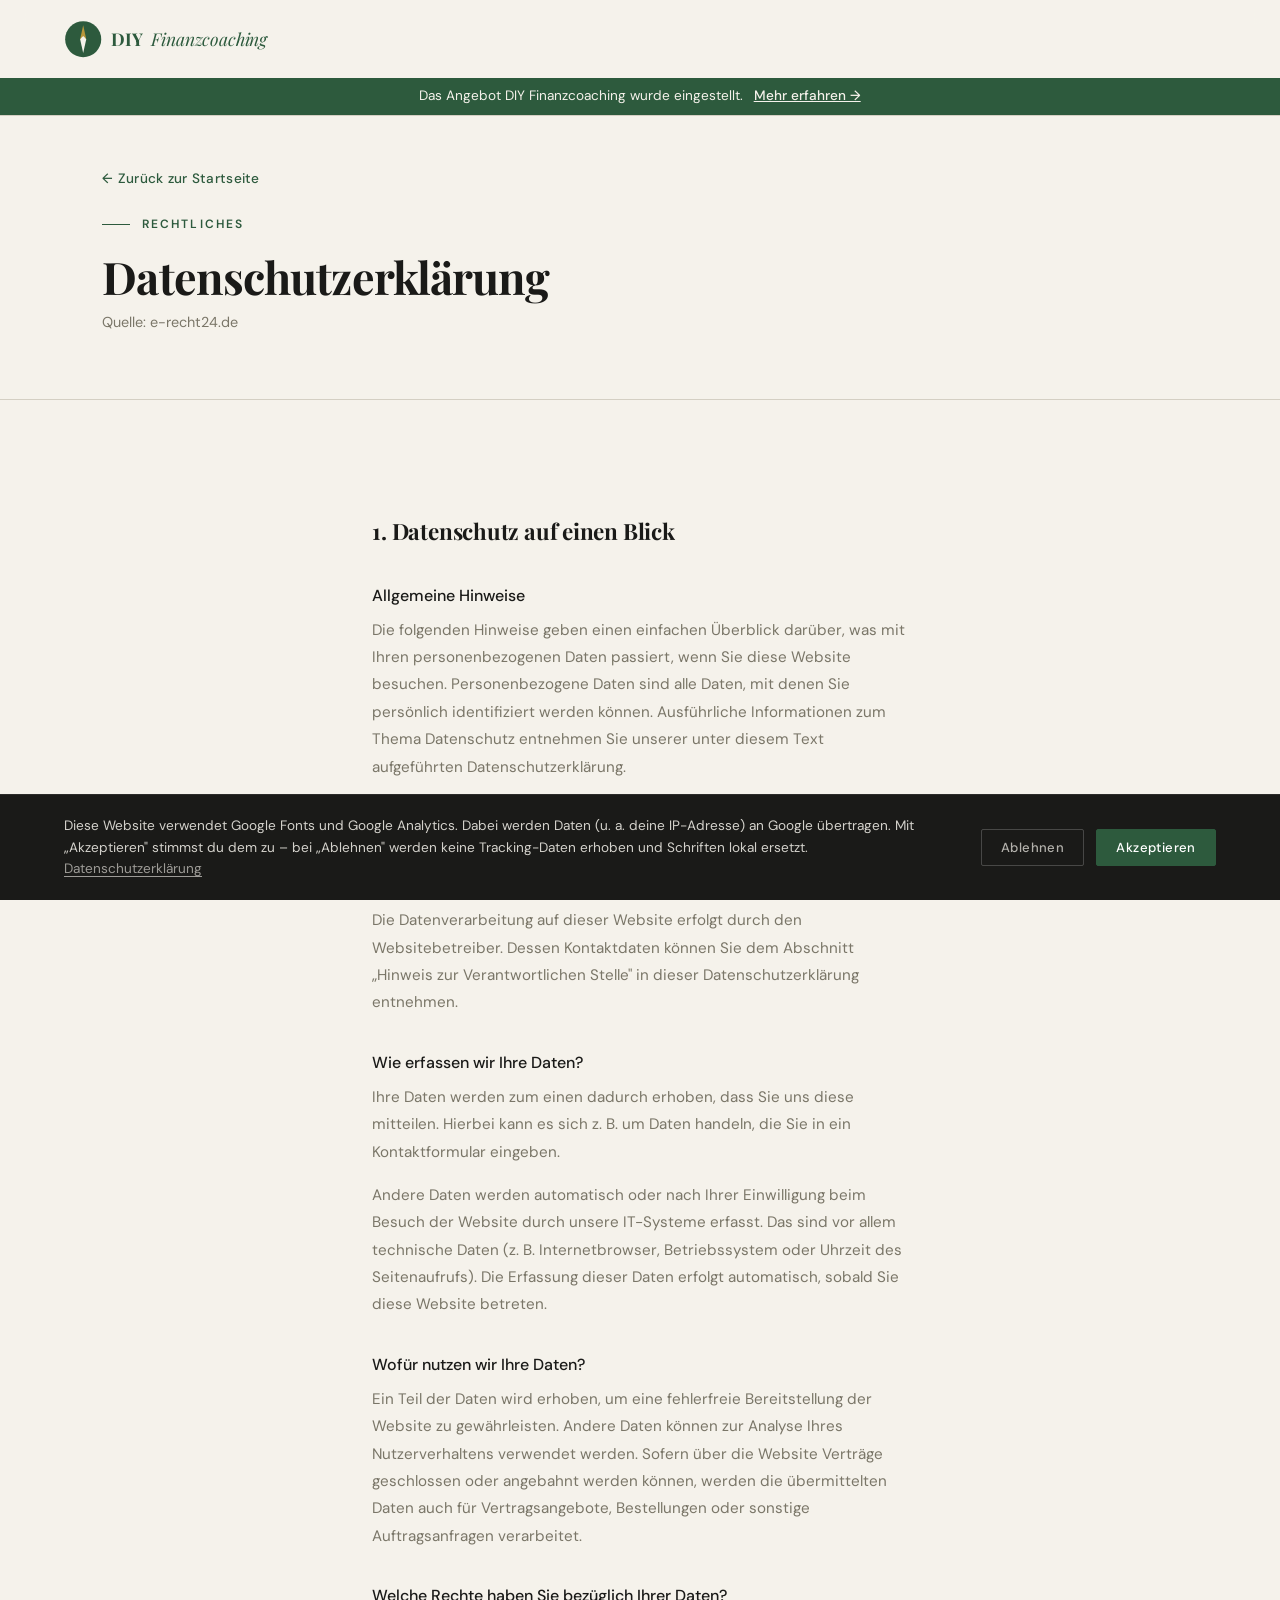
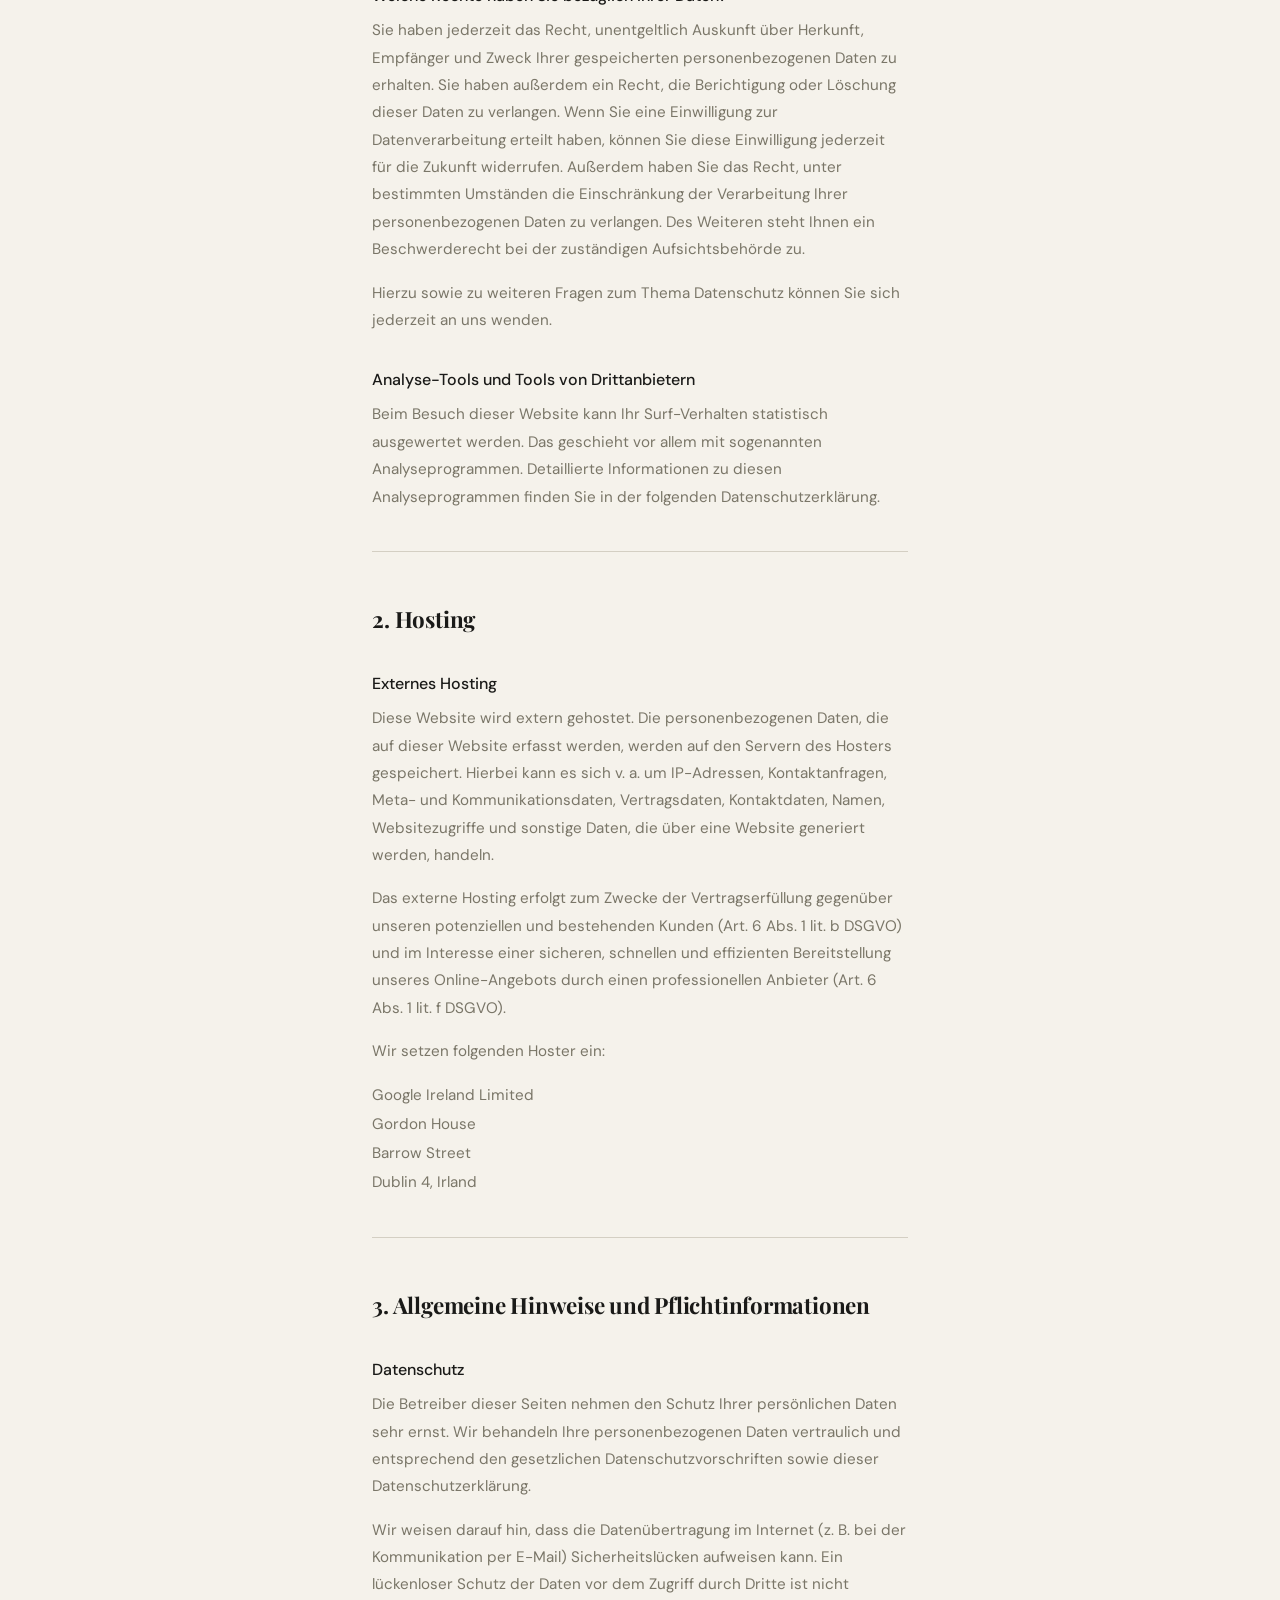
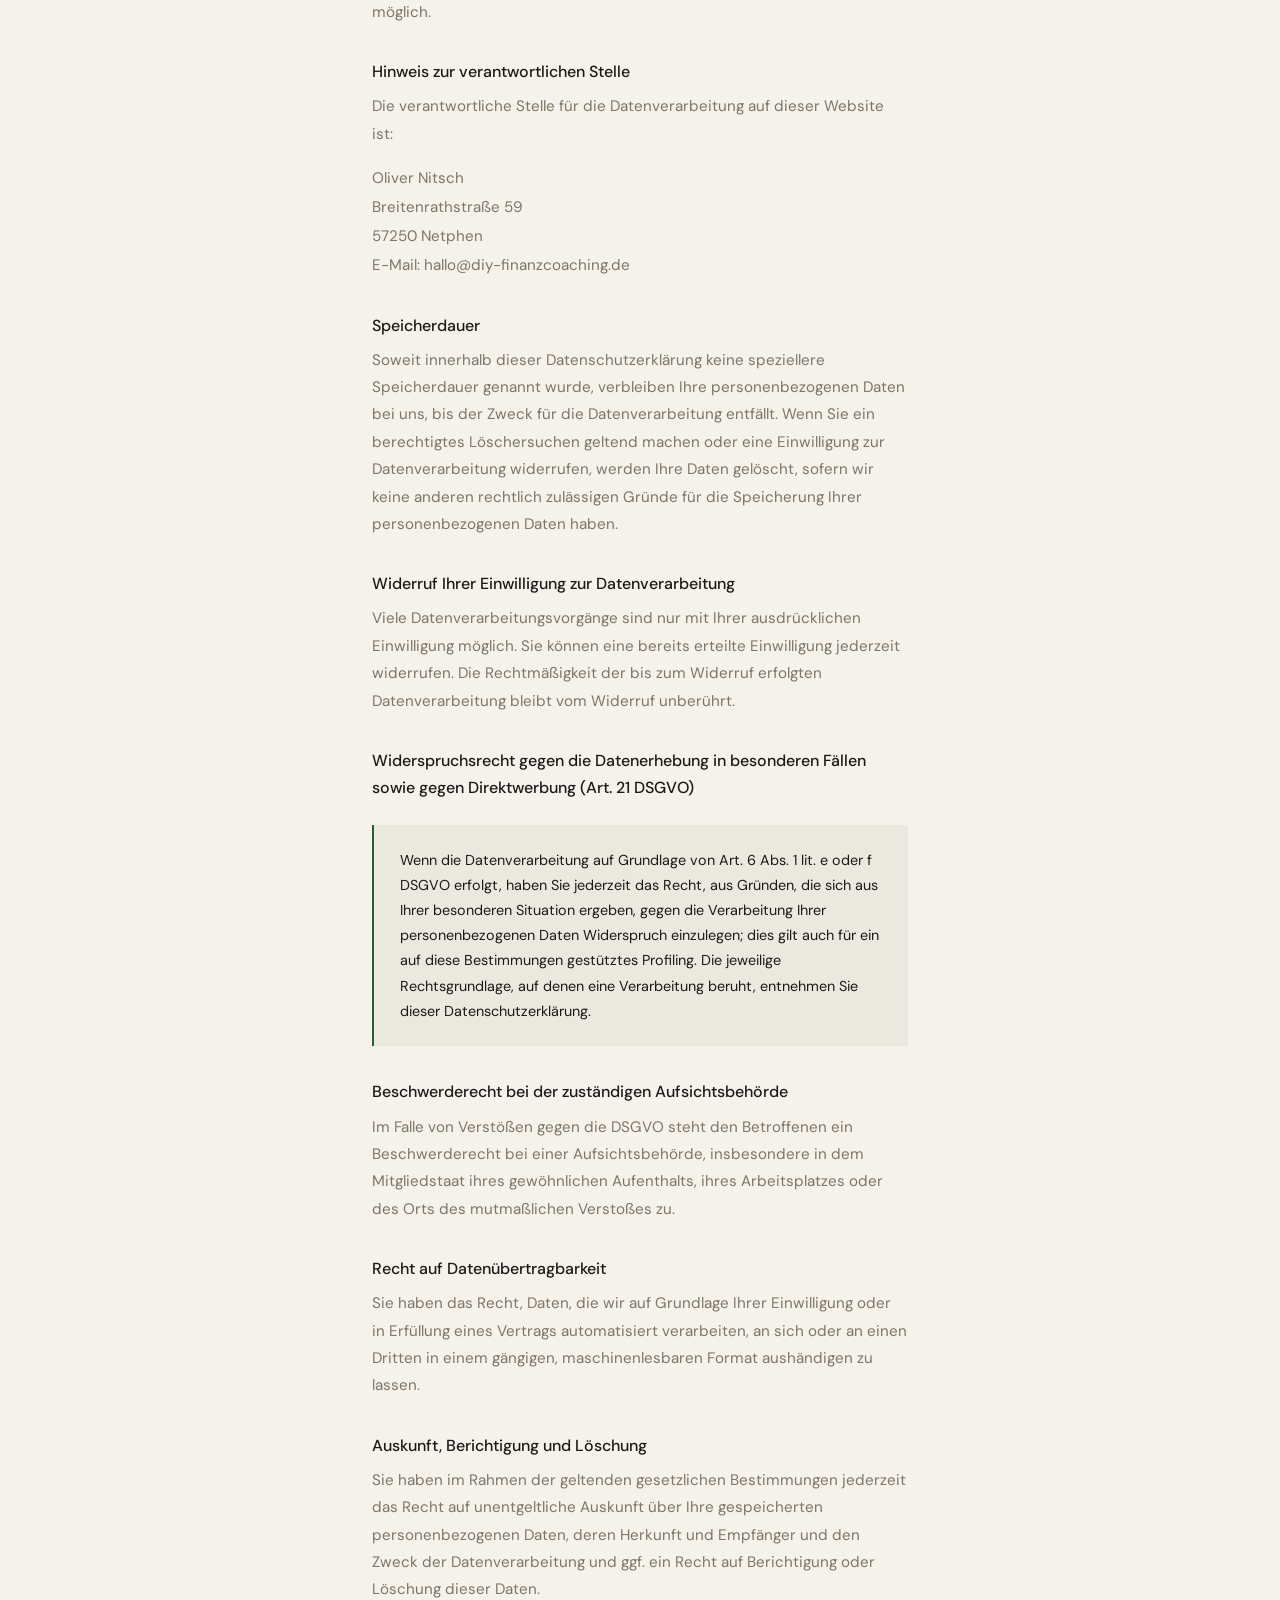
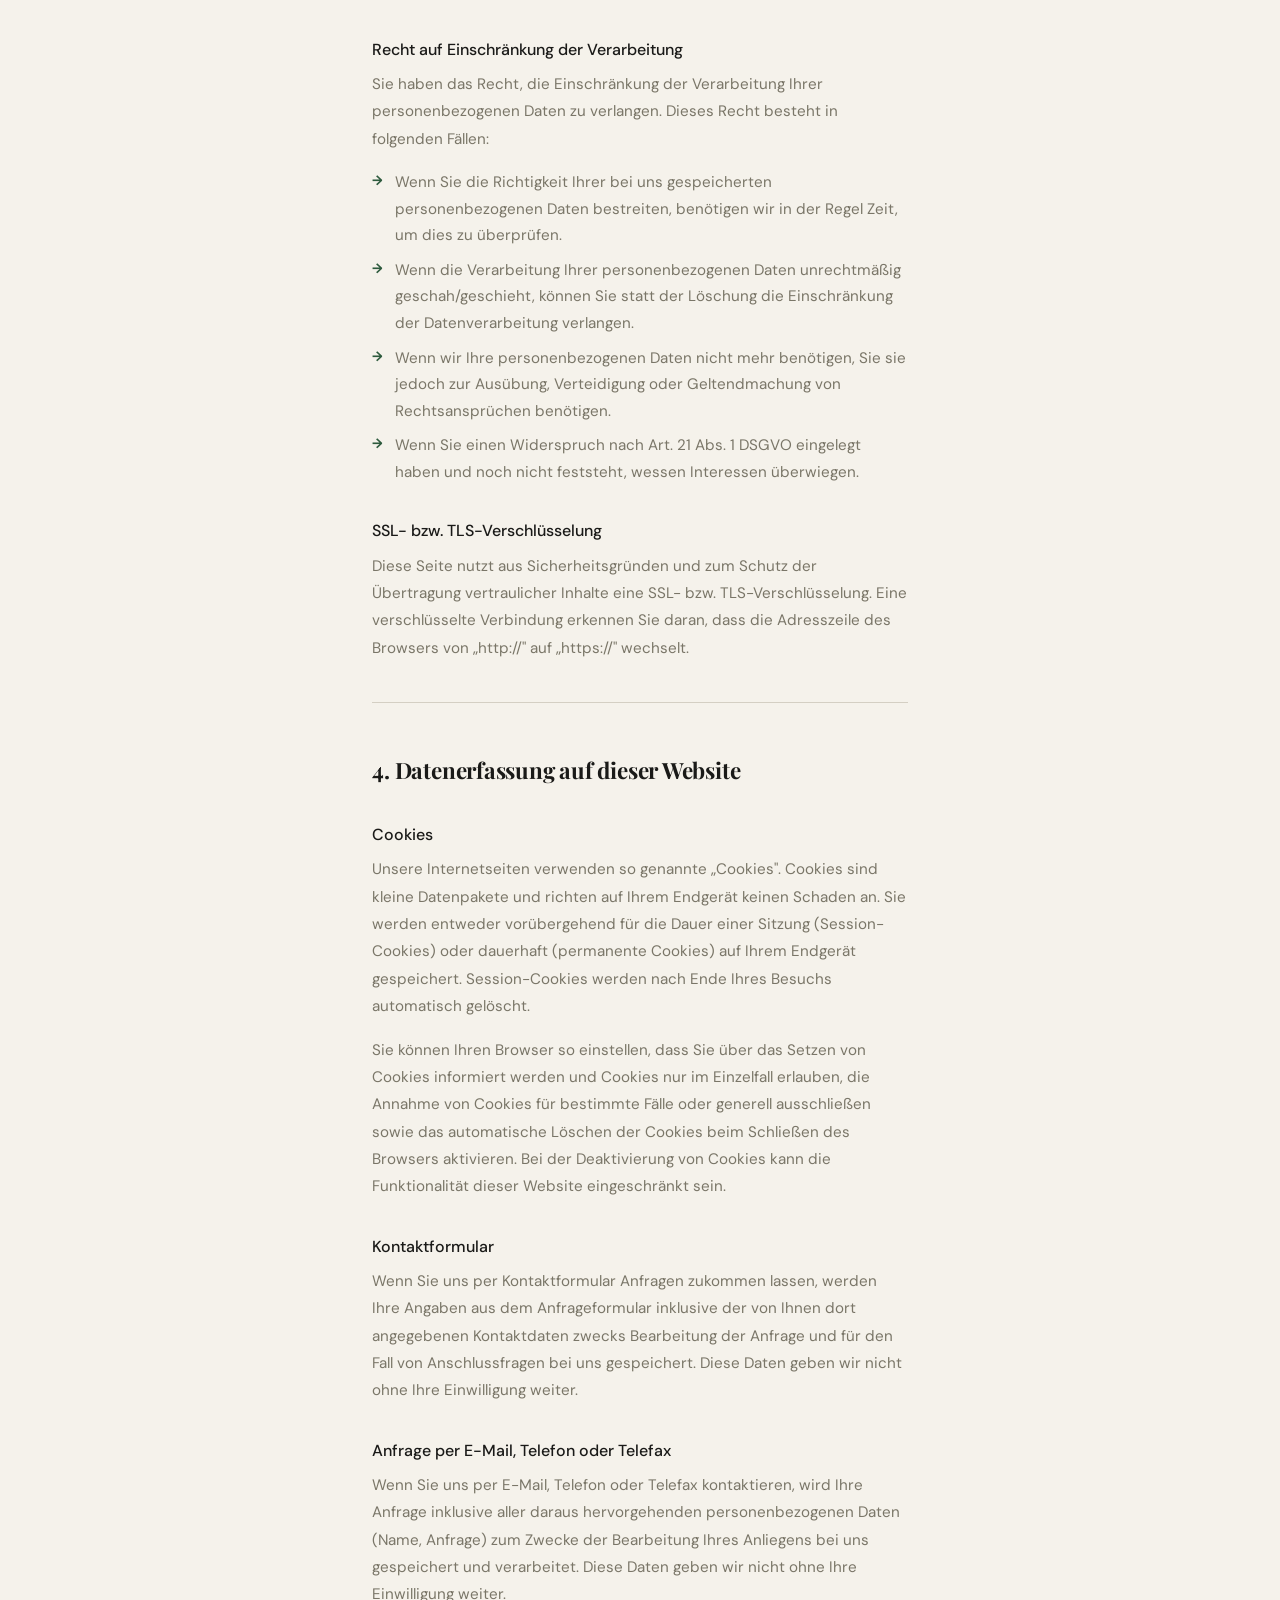
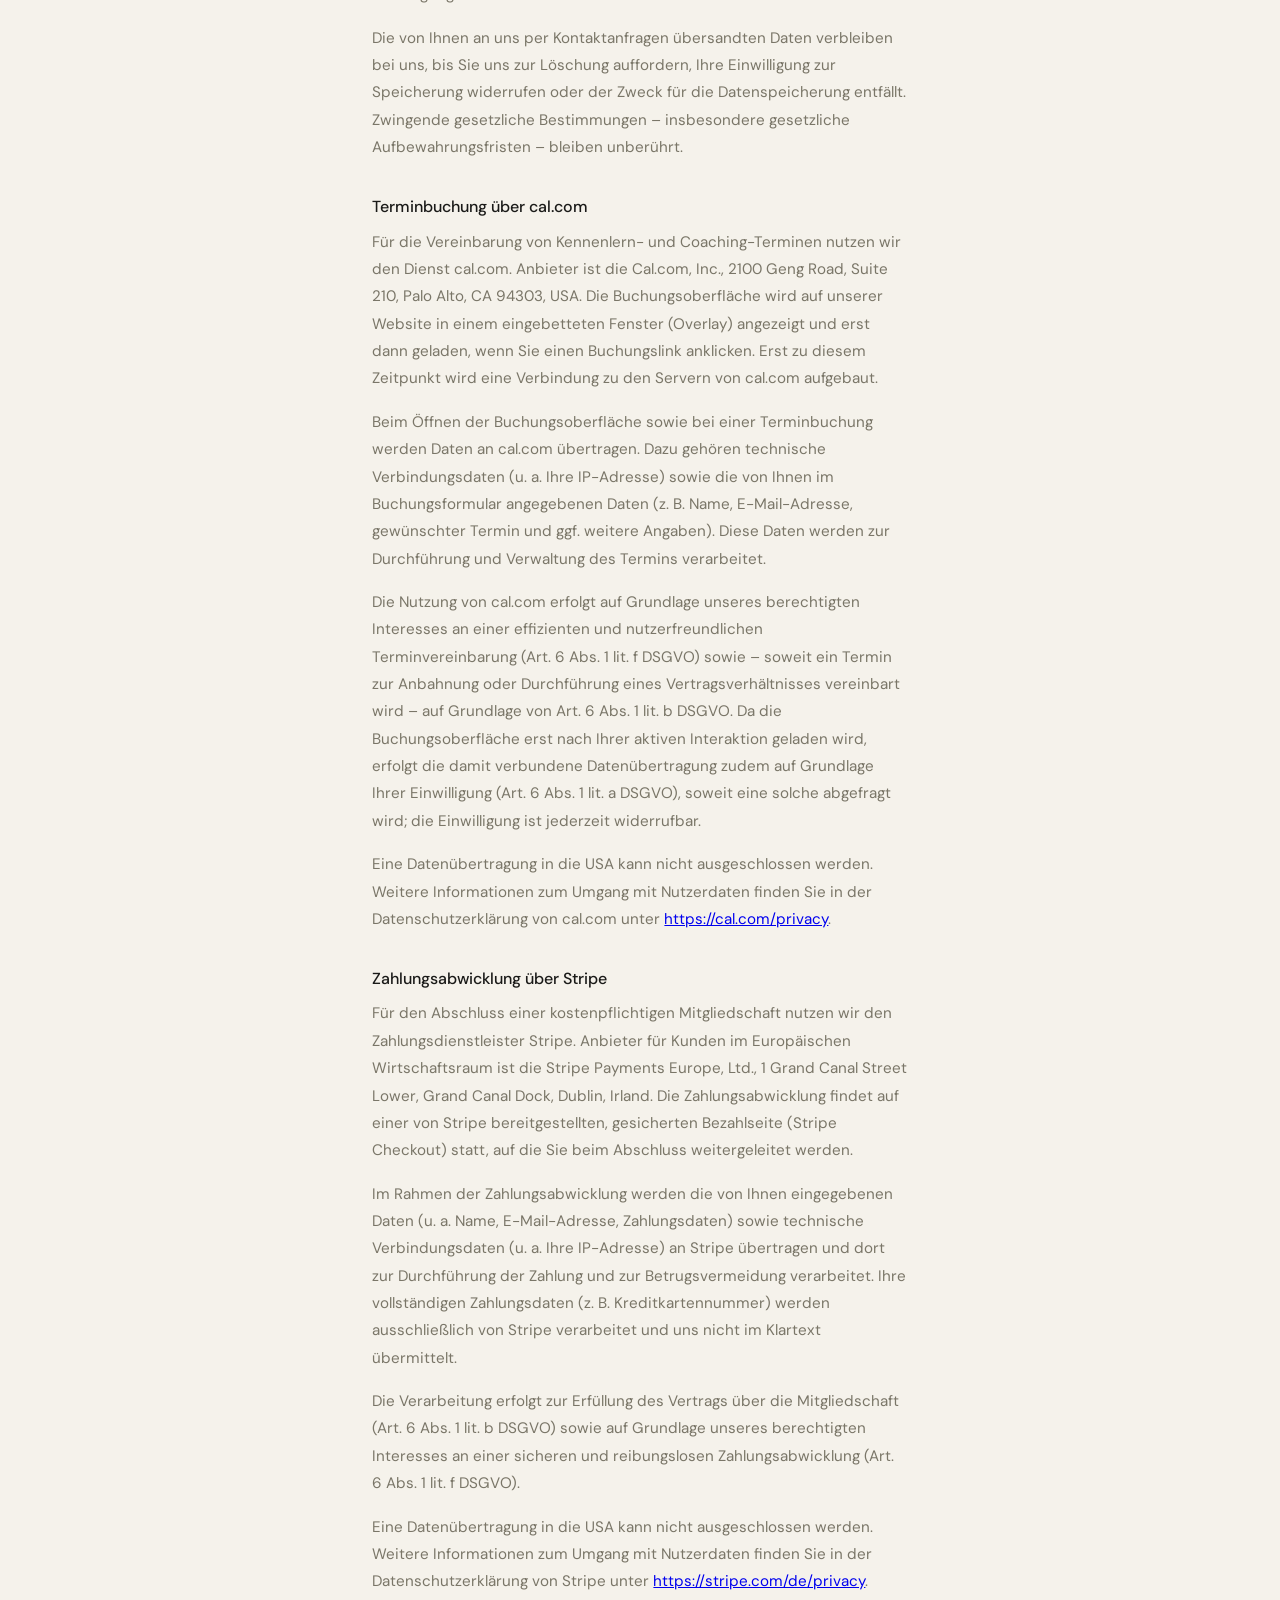
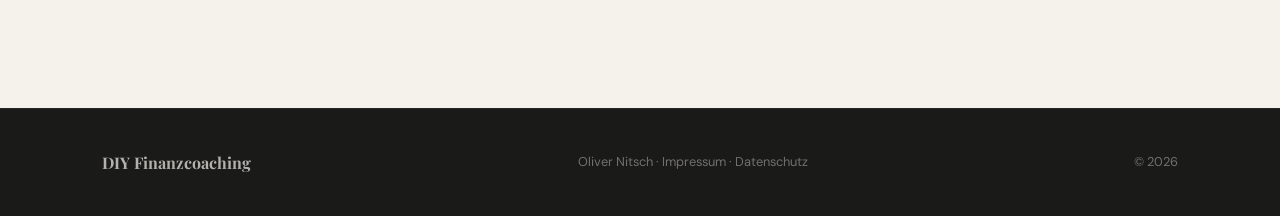
<file: datenschutz.html>
<!DOCTYPE html>
<html lang="de">
<head>
<meta charset="UTF-8">
<meta name="viewport" content="width=device-width, initial-scale=1.0">
<title>Datenschutzerklärung – DIY Finanzcoaching</title>
<meta name="description" content="Datenschutzerklärung von DIY Finanzcoaching – Informationen zu Datenerfassung, Hosting, Cookies und Ihren Rechten gemäß DSGVO.">
<link rel="canonical" href="https://www.diy-finanzcoaching.de/datenschutz.html">
<meta property="og:title" content="Datenschutzerklärung – DIY Finanzcoaching">
<meta property="og:description" content="Datenschutzerklärung von DIY Finanzcoaching – Informationen gemäß DSGVO.">
<meta property="og:type" content="website">
<meta property="og:url" content="https://www.diy-finanzcoaching.de/datenschutz.html">
<meta property="og:image" content="https://www.diy-finanzcoaching.de/Assets/Banner_Startseite.webp">
<meta name="twitter:card" content="summary">
<meta name="twitter:title" content="Datenschutzerklärung – DIY Finanzcoaching">
<meta name="twitter:description" content="Datenschutzerklärung von DIY Finanzcoaching – Informationen gemäß DSGVO.">
<link rel="preconnect" href="https://fonts.googleapis.com">
<link href="https://fonts.googleapis.com/css2?family=Playfair+Display:ital,wght@0,400;0,700;1,400&family=DM+Sans:wght@300;400;500&display=swap" rel="stylesheet">
<link rel="stylesheet" href="style.css">
<link rel="icon" type="image/x-icon" href="./favicon.ico">
<link rel="icon" type="image/png" sizes="32x32" href="./favicon_32.png">
<link rel="icon" type="image/png" sizes="16x16" href="./favicon_16.png">
<link rel="apple-touch-icon" sizes="180x180" href="./favicon_180.png">
</head>
<body>
<a href="#main-content" class="skip-link">Zum Inhalt springen</a>

<!-- NAV -->
<nav>
<a class="nav-logo" href="./"><svg class="nav-logo-mark" viewBox="0 0 100 100" aria-hidden="true"><circle cx="50" cy="50" r="47" fill="#2d5a3d"/><polygon points="50,14 58,50 50,58 42,50" fill="#b8973a"/><polygon points="50,86 42,50 50,42 58,50" fill="#f5f2eb"/><circle cx="50" cy="50" r="5" fill="#f5f2eb"/></svg>DIY <span>Finanzcoaching</span></a>
</nav>

<main id="main-content">

<!-- LEGAL HERO -->
<div class="legal-hero">
  <a href="index.html" class="back-link">← Zurück zur Startseite</a>
  <div class="section-label">Rechtliches</div>
  <h1>Datenschutzerklärung</h1>
  <p>Quelle: e-recht24.de</p>
</div>

<!-- LEGAL CONTENT -->
<div class="legal-body">

  <h2>1. Datenschutz auf einen Blick</h2>
  <h3>Allgemeine Hinweise</h3>
  <p>Die folgenden Hinweise geben einen einfachen Überblick darüber, was mit Ihren personenbezogenen Daten passiert, wenn Sie diese Website besuchen. Personenbezogene Daten sind alle Daten, mit denen Sie persönlich identifiziert werden können. Ausführliche Informationen zum Thema Datenschutz entnehmen Sie unserer unter diesem Text aufgeführten Datenschutzerklärung.</p>

  <h3>Datenerfassung auf dieser Website</h3>
  <h3>Wer ist verantwortlich für die Datenerfassung auf dieser Website?</h3>
  <p>Die Datenverarbeitung auf dieser Website erfolgt durch den Websitebetreiber. Dessen Kontaktdaten können Sie dem Abschnitt „Hinweis zur Verantwortlichen Stelle" in dieser Datenschutzerklärung entnehmen.</p>

  <h3>Wie erfassen wir Ihre Daten?</h3>
  <p>Ihre Daten werden zum einen dadurch erhoben, dass Sie uns diese mitteilen. Hierbei kann es sich z. B. um Daten handeln, die Sie in ein Kontaktformular eingeben.</p>
  <p>Andere Daten werden automatisch oder nach Ihrer Einwilligung beim Besuch der Website durch unsere IT-Systeme erfasst. Das sind vor allem technische Daten (z. B. Internetbrowser, Betriebssystem oder Uhrzeit des Seitenaufrufs). Die Erfassung dieser Daten erfolgt automatisch, sobald Sie diese Website betreten.</p>

  <h3>Wofür nutzen wir Ihre Daten?</h3>
  <p>Ein Teil der Daten wird erhoben, um eine fehlerfreie Bereitstellung der Website zu gewährleisten. Andere Daten können zur Analyse Ihres Nutzerverhaltens verwendet werden. Sofern über die Website Verträge geschlossen oder angebahnt werden können, werden die übermittelten Daten auch für Vertragsangebote, Bestellungen oder sonstige Auftragsanfragen verarbeitet.</p>

  <h3>Welche Rechte haben Sie bezüglich Ihrer Daten?</h3>
  <p>Sie haben jederzeit das Recht, unentgeltlich Auskunft über Herkunft, Empfänger und Zweck Ihrer gespeicherten personenbezogenen Daten zu erhalten. Sie haben außerdem ein Recht, die Berichtigung oder Löschung dieser Daten zu verlangen. Wenn Sie eine Einwilligung zur Datenverarbeitung erteilt haben, können Sie diese Einwilligung jederzeit für die Zukunft widerrufen. Außerdem haben Sie das Recht, unter bestimmten Umständen die Einschränkung der Verarbeitung Ihrer personenbezogenen Daten zu verlangen. Des Weiteren steht Ihnen ein Beschwerderecht bei der zuständigen Aufsichtsbehörde zu.</p>
  <p>Hierzu sowie zu weiteren Fragen zum Thema Datenschutz können Sie sich jederzeit an uns wenden.</p>

  <h3>Analyse-Tools und Tools von Drittanbietern</h3>
  <p>Beim Besuch dieser Website kann Ihr Surf-Verhalten statistisch ausgewertet werden. Das geschieht vor allem mit sogenannten Analyseprogrammen. Detaillierte Informationen zu diesen Analyseprogrammen finden Sie in der folgenden Datenschutzerklärung.</p>

  <hr class="legal-divider">

  <h2>2. Hosting</h2>
  <h3>Externes Hosting</h3>
  <p>Diese Website wird extern gehostet. Die personenbezogenen Daten, die auf dieser Website erfasst werden, werden auf den Servern des Hosters gespeichert. Hierbei kann es sich v. a. um IP-Adressen, Kontaktanfragen, Meta- und Kommunikationsdaten, Vertragsdaten, Kontaktdaten, Namen, Websitezugriffe und sonstige Daten, die über eine Website generiert werden, handeln.</p>
  <p>Das externe Hosting erfolgt zum Zwecke der Vertragserfüllung gegenüber unseren potenziellen und bestehenden Kunden (Art. 6 Abs. 1 lit. b DSGVO) und im Interesse einer sicheren, schnellen und effizienten Bereitstellung unseres Online-Angebots durch einen professionellen Anbieter (Art. 6 Abs. 1 lit. f DSGVO).</p>
  <p>Wir setzen folgenden Hoster ein:</p>
  <address class="legal-address">
    Google Ireland Limited<br>
    Gordon House<br>
    Barrow Street<br>
    Dublin 4, Irland
  </address>

  <hr class="legal-divider">

  <h2>3. Allgemeine Hinweise und Pflichtinformationen</h2>
  <h3>Datenschutz</h3>
  <p>Die Betreiber dieser Seiten nehmen den Schutz Ihrer persönlichen Daten sehr ernst. Wir behandeln Ihre personenbezogenen Daten vertraulich und entsprechend den gesetzlichen Datenschutzvorschriften sowie dieser Datenschutzerklärung.</p>
  <p>Wir weisen darauf hin, dass die Datenübertragung im Internet (z. B. bei der Kommunikation per E-Mail) Sicherheitslücken aufweisen kann. Ein lückenloser Schutz der Daten vor dem Zugriff durch Dritte ist nicht möglich.</p>

  <h3>Hinweis zur verantwortlichen Stelle</h3>
  <p>Die verantwortliche Stelle für die Datenverarbeitung auf dieser Website ist:</p>
  <address class="legal-address">
    Oliver Nitsch<br>
    Breitenrathstraße 59<br>
    57250 Netphen<br>
    E-Mail: hallo@diy-finanzcoaching.de
  </address>

  <h3>Speicherdauer</h3>
  <p>Soweit innerhalb dieser Datenschutzerklärung keine speziellere Speicherdauer genannt wurde, verbleiben Ihre personenbezogenen Daten bei uns, bis der Zweck für die Datenverarbeitung entfällt. Wenn Sie ein berechtigtes Löschersuchen geltend machen oder eine Einwilligung zur Datenverarbeitung widerrufen, werden Ihre Daten gelöscht, sofern wir keine anderen rechtlich zulässigen Gründe für die Speicherung Ihrer personenbezogenen Daten haben.</p>

  <h3>Widerruf Ihrer Einwilligung zur Datenverarbeitung</h3>
  <p>Viele Datenverarbeitungsvorgänge sind nur mit Ihrer ausdrücklichen Einwilligung möglich. Sie können eine bereits erteilte Einwilligung jederzeit widerrufen. Die Rechtmäßigkeit der bis zum Widerruf erfolgten Datenverarbeitung bleibt vom Widerruf unberührt.</p>

  <h3>Widerspruchsrecht gegen die Datenerhebung in besonderen Fällen sowie gegen Direktwerbung (Art. 21 DSGVO)</h3>
  <div class="legal-highlight">
    <p>Wenn die Datenverarbeitung auf Grundlage von Art. 6 Abs. 1 lit. e oder f DSGVO erfolgt, haben Sie jederzeit das Recht, aus Gründen, die sich aus Ihrer besonderen Situation ergeben, gegen die Verarbeitung Ihrer personenbezogenen Daten Widerspruch einzulegen; dies gilt auch für ein auf diese Bestimmungen gestütztes Profiling. Die jeweilige Rechtsgrundlage, auf denen eine Verarbeitung beruht, entnehmen Sie dieser Datenschutzerklärung.</p>
  </div>

  <h3>Beschwerderecht bei der zuständigen Aufsichtsbehörde</h3>
  <p>Im Falle von Verstößen gegen die DSGVO steht den Betroffenen ein Beschwerderecht bei einer Aufsichtsbehörde, insbesondere in dem Mitgliedstaat ihres gewöhnlichen Aufenthalts, ihres Arbeitsplatzes oder des Orts des mutmaßlichen Verstoßes zu.</p>

  <h3>Recht auf Datenübertragbarkeit</h3>
  <p>Sie haben das Recht, Daten, die wir auf Grundlage Ihrer Einwilligung oder in Erfüllung eines Vertrags automatisiert verarbeiten, an sich oder an einen Dritten in einem gängigen, maschinenlesbaren Format aushändigen zu lassen.</p>

  <h3>Auskunft, Berichtigung und Löschung</h3>
  <p>Sie haben im Rahmen der geltenden gesetzlichen Bestimmungen jederzeit das Recht auf unentgeltliche Auskunft über Ihre gespeicherten personenbezogenen Daten, deren Herkunft und Empfänger und den Zweck der Datenverarbeitung und ggf. ein Recht auf Berichtigung oder Löschung dieser Daten.</p>

  <h3>Recht auf Einschränkung der Verarbeitung</h3>
  <p>Sie haben das Recht, die Einschränkung der Verarbeitung Ihrer personenbezogenen Daten zu verlangen. Dieses Recht besteht in folgenden Fällen:</p>
  <ul>
    <li>Wenn Sie die Richtigkeit Ihrer bei uns gespeicherten personenbezogenen Daten bestreiten, benötigen wir in der Regel Zeit, um dies zu überprüfen.</li>
    <li>Wenn die Verarbeitung Ihrer personenbezogenen Daten unrechtmäßig geschah/geschieht, können Sie statt der Löschung die Einschränkung der Datenverarbeitung verlangen.</li>
    <li>Wenn wir Ihre personenbezogenen Daten nicht mehr benötigen, Sie sie jedoch zur Ausübung, Verteidigung oder Geltendmachung von Rechtsansprüchen benötigen.</li>
    <li>Wenn Sie einen Widerspruch nach Art. 21 Abs. 1 DSGVO eingelegt haben und noch nicht feststeht, wessen Interessen überwiegen.</li>
  </ul>

  <h3>SSL- bzw. TLS-Verschlüsselung</h3>
  <p>Diese Seite nutzt aus Sicherheitsgründen und zum Schutz der Übertragung vertraulicher Inhalte eine SSL- bzw. TLS-Verschlüsselung. Eine verschlüsselte Verbindung erkennen Sie daran, dass die Adresszeile des Browsers von „http://" auf „https://" wechselt.</p>

  <hr class="legal-divider">

  <h2>4. Datenerfassung auf dieser Website</h2>
  <h3>Cookies</h3>
  <p>Unsere Internetseiten verwenden so genannte „Cookies". Cookies sind kleine Datenpakete und richten auf Ihrem Endgerät keinen Schaden an. Sie werden entweder vorübergehend für die Dauer einer Sitzung (Session-Cookies) oder dauerhaft (permanente Cookies) auf Ihrem Endgerät gespeichert. Session-Cookies werden nach Ende Ihres Besuchs automatisch gelöscht.</p>
  <p>Sie können Ihren Browser so einstellen, dass Sie über das Setzen von Cookies informiert werden und Cookies nur im Einzelfall erlauben, die Annahme von Cookies für bestimmte Fälle oder generell ausschließen sowie das automatische Löschen der Cookies beim Schließen des Browsers aktivieren. Bei der Deaktivierung von Cookies kann die Funktionalität dieser Website eingeschränkt sein.</p>

  <h3>Kontaktformular</h3>
  <p>Wenn Sie uns per Kontaktformular Anfragen zukommen lassen, werden Ihre Angaben aus dem Anfrageformular inklusive der von Ihnen dort angegebenen Kontaktdaten zwecks Bearbeitung der Anfrage und für den Fall von Anschlussfragen bei uns gespeichert. Diese Daten geben wir nicht ohne Ihre Einwilligung weiter.</p>

  <h3>Anfrage per E-Mail, Telefon oder Telefax</h3>
  <p>Wenn Sie uns per E-Mail, Telefon oder Telefax kontaktieren, wird Ihre Anfrage inklusive aller daraus hervorgehenden personenbezogenen Daten (Name, Anfrage) zum Zwecke der Bearbeitung Ihres Anliegens bei uns gespeichert und verarbeitet. Diese Daten geben wir nicht ohne Ihre Einwilligung weiter.</p>
  <p>Die von Ihnen an uns per Kontaktanfragen übersandten Daten verbleiben bei uns, bis Sie uns zur Löschung auffordern, Ihre Einwilligung zur Speicherung widerrufen oder der Zweck für die Datenspeicherung entfällt. Zwingende gesetzliche Bestimmungen – insbesondere gesetzliche Aufbewahrungsfristen – bleiben unberührt.</p>

  <h3>Terminbuchung über cal.com</h3>
  <p>Für die Vereinbarung von Kennenlern- und Coaching-Terminen nutzen wir den Dienst cal.com. Anbieter ist die Cal.com, Inc., 2100 Geng Road, Suite 210, Palo Alto, CA 94303, USA. Die Buchungsoberfläche wird auf unserer Website in einem eingebetteten Fenster (Overlay) angezeigt und erst dann geladen, wenn Sie einen Buchungslink anklicken. Erst zu diesem Zeitpunkt wird eine Verbindung zu den Servern von cal.com aufgebaut.</p>
  <p>Beim Öffnen der Buchungsoberfläche sowie bei einer Terminbuchung werden Daten an cal.com übertragen. Dazu gehören technische Verbindungsdaten (u.&nbsp;a. Ihre IP-Adresse) sowie die von Ihnen im Buchungsformular angegebenen Daten (z.&nbsp;B. Name, E-Mail-Adresse, gewünschter Termin und ggf. weitere Angaben). Diese Daten werden zur Durchführung und Verwaltung des Termins verarbeitet.</p>
  <p>Die Nutzung von cal.com erfolgt auf Grundlage unseres berechtigten Interesses an einer effizienten und nutzerfreundlichen Terminvereinbarung (Art. 6 Abs. 1 lit. f DSGVO) sowie – soweit ein Termin zur Anbahnung oder Durchführung eines Vertragsverhältnisses vereinbart wird – auf Grundlage von Art. 6 Abs. 1 lit. b DSGVO. Da die Buchungsoberfläche erst nach Ihrer aktiven Interaktion geladen wird, erfolgt die damit verbundene Datenübertragung zudem auf Grundlage Ihrer Einwilligung (Art. 6 Abs. 1 lit. a DSGVO), soweit eine solche abgefragt wird; die Einwilligung ist jederzeit widerrufbar.</p>
  <p>Eine Datenübertragung in die USA kann nicht ausgeschlossen werden. Weitere Informationen zum Umgang mit Nutzerdaten finden Sie in der Datenschutzerklärung von cal.com unter <a href="https://cal.com/privacy" rel="noopener noreferrer">https://cal.com/privacy</a>.</p>

  <h3>Zahlungsabwicklung über Stripe</h3>
  <p>Für den Abschluss einer kostenpflichtigen Mitgliedschaft nutzen wir den Zahlungsdienstleister Stripe. Anbieter für Kunden im Europäischen Wirtschaftsraum ist die Stripe Payments Europe, Ltd., 1 Grand Canal Street Lower, Grand Canal Dock, Dublin, Irland. Die Zahlungsabwicklung findet auf einer von Stripe bereitgestellten, gesicherten Bezahlseite (Stripe Checkout) statt, auf die Sie beim Abschluss weitergeleitet werden.</p>
  <p>Im Rahmen der Zahlungsabwicklung werden die von Ihnen eingegebenen Daten (u.&nbsp;a. Name, E-Mail-Adresse, Zahlungsdaten) sowie technische Verbindungsdaten (u.&nbsp;a. Ihre IP-Adresse) an Stripe übertragen und dort zur Durchführung der Zahlung und zur Betrugsvermeidung verarbeitet. Ihre vollständigen Zahlungsdaten (z.&nbsp;B. Kreditkartennummer) werden ausschließlich von Stripe verarbeitet und uns nicht im Klartext übermittelt.</p>
  <p>Die Verarbeitung erfolgt zur Erfüllung des Vertrags über die Mitgliedschaft (Art. 6 Abs. 1 lit. b DSGVO) sowie auf Grundlage unseres berechtigten Interesses an einer sicheren und reibungslosen Zahlungsabwicklung (Art. 6 Abs. 1 lit. f DSGVO).</p>
  <p>Eine Datenübertragung in die USA kann nicht ausgeschlossen werden. Weitere Informationen zum Umgang mit Nutzerdaten finden Sie in der Datenschutzerklärung von Stripe unter <a href="https://stripe.com/de/privacy" rel="noopener noreferrer">https://stripe.com/de/privacy</a>.</p>

</div>

</main>

<!-- FOOTER -->
<footer></footer>

<script src="main.js"></script>
</body>
</html>
</file>
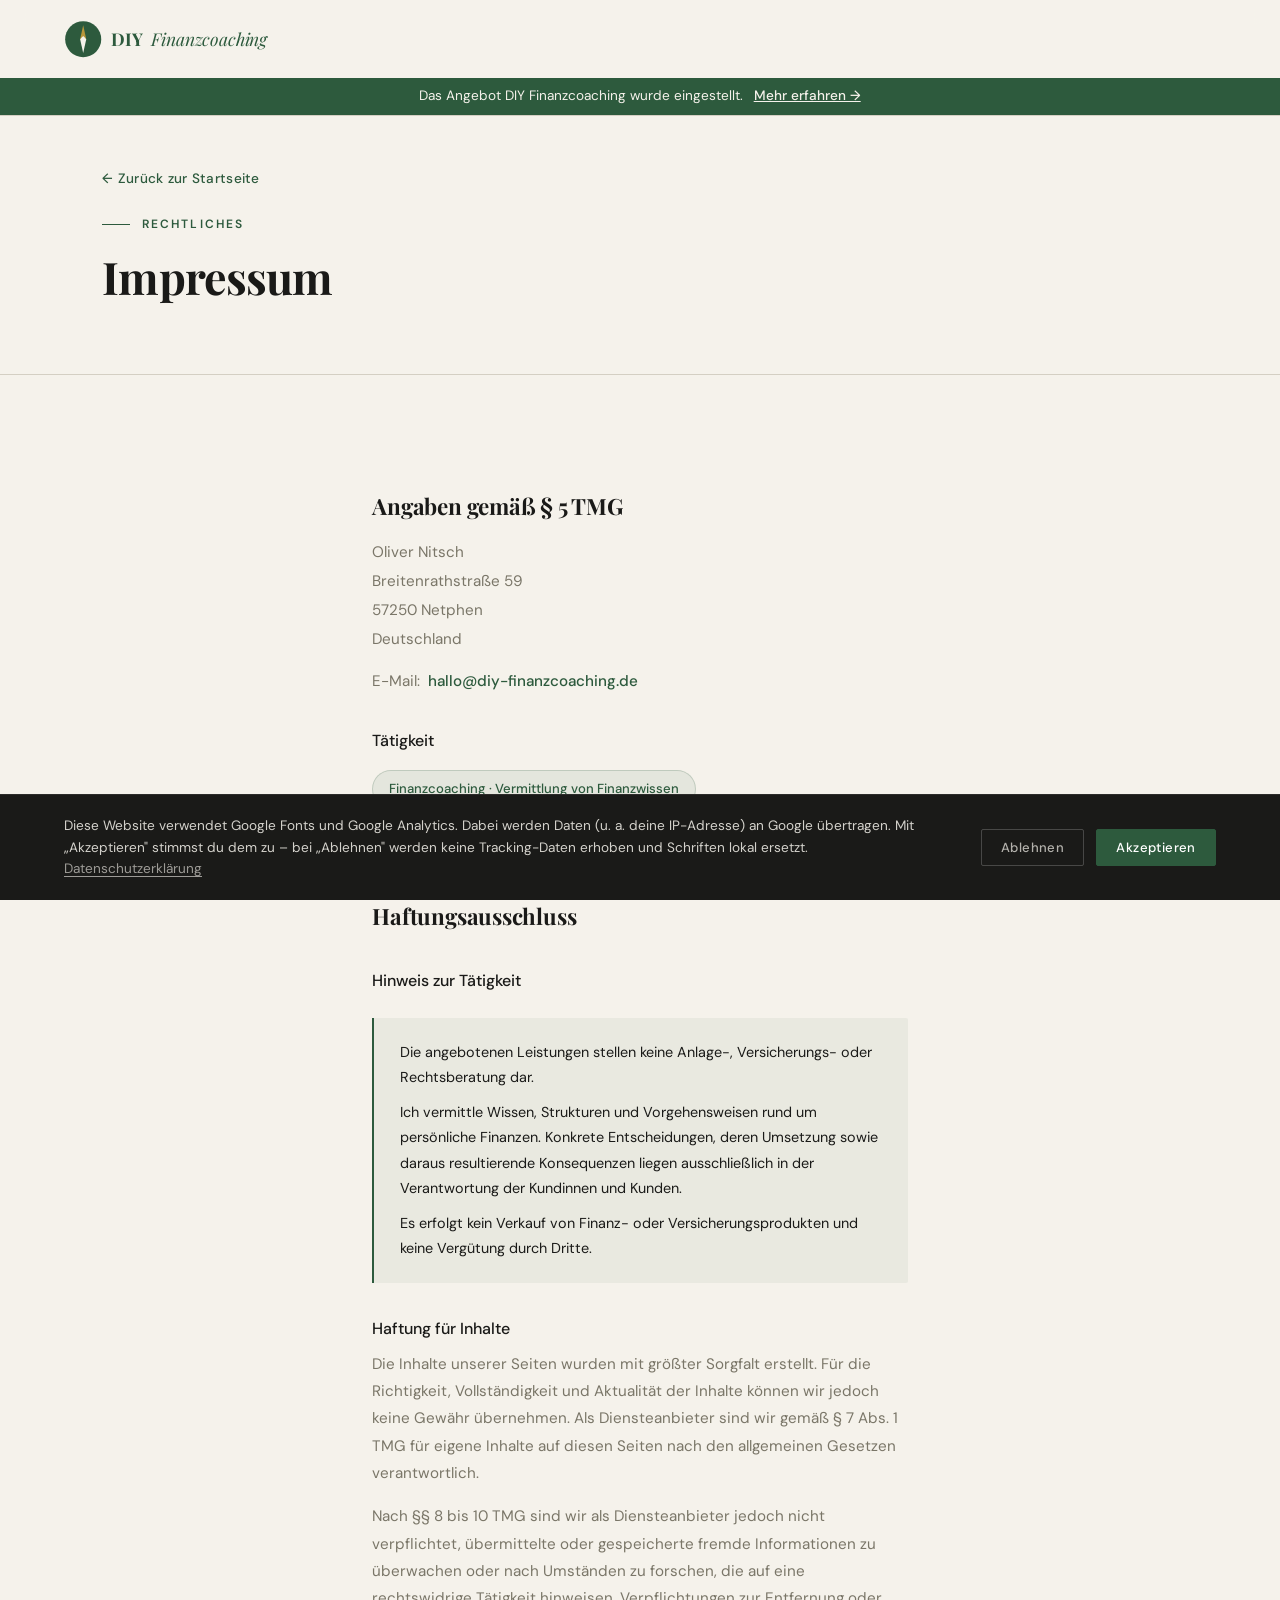
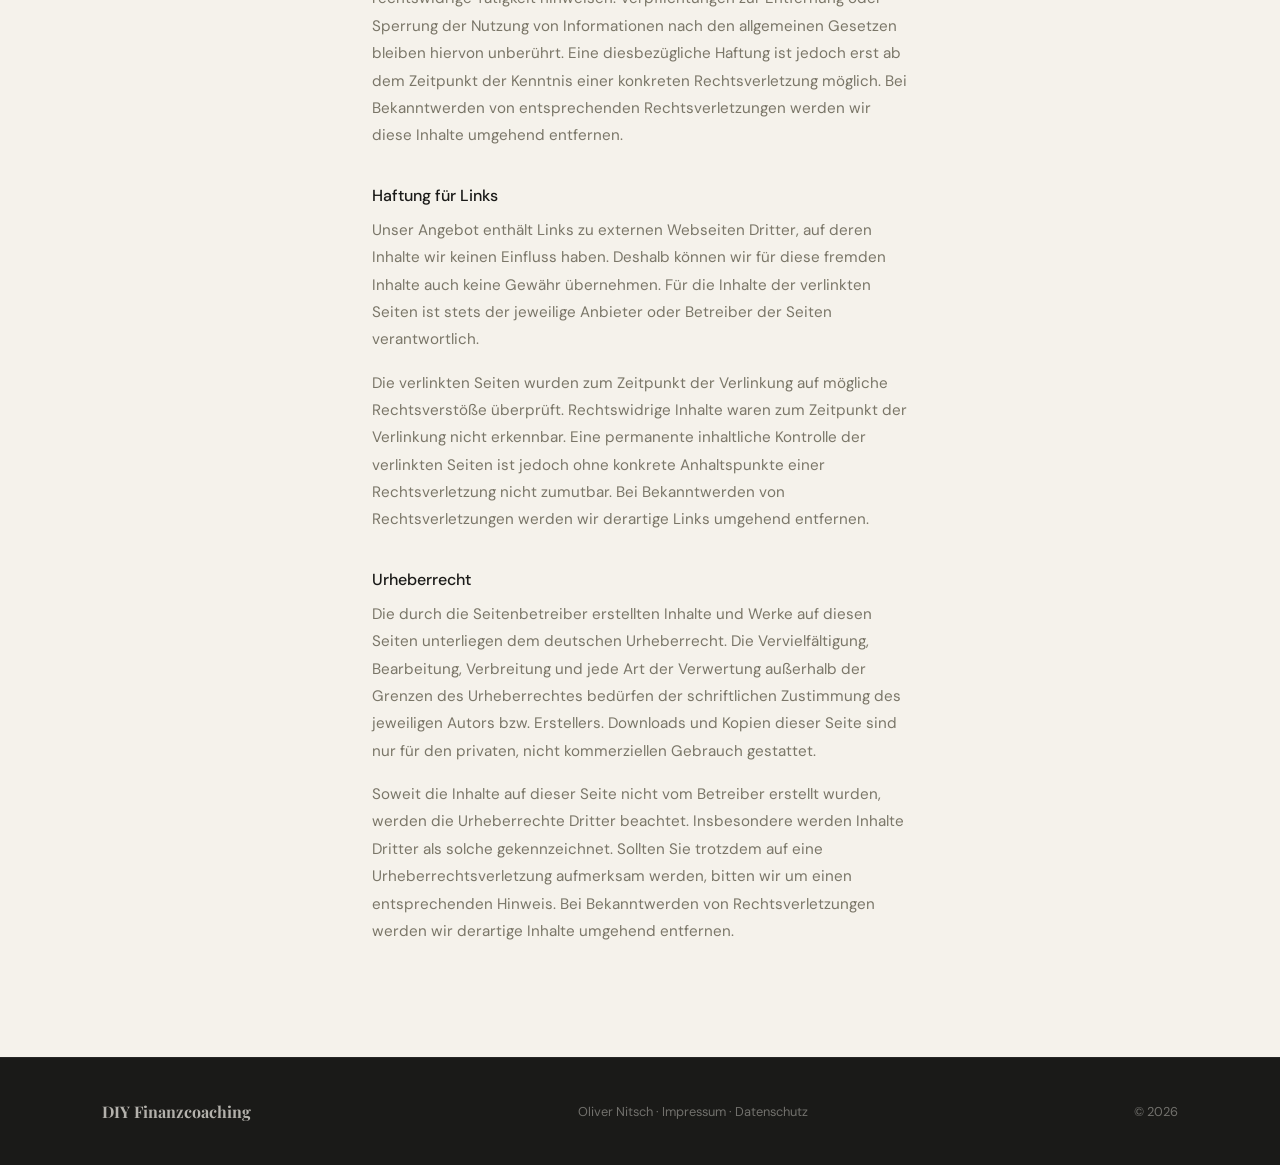
<file: impressum.html>
<!DOCTYPE html>
<html lang="de">
<head>
<meta charset="UTF-8">
<meta name="viewport" content="width=device-width, initial-scale=1.0">
<title>Impressum – DIY Finanzcoaching</title>
<meta name="description" content="Impressum von DIY Finanzcoaching – Angaben gemäß § 5 TMG, Haftungsausschluss und Urheberrechtshinweise von Oliver Nitsch, Netphen.">
<link rel="canonical" href="https://www.diy-finanzcoaching.de/impressum.html">
<meta property="og:title" content="Impressum – DIY Finanzcoaching">
<meta property="og:description" content="Impressum von DIY Finanzcoaching – Angaben gemäß § 5 TMG von Oliver Nitsch.">
<meta property="og:type" content="website">
<meta property="og:url" content="https://www.diy-finanzcoaching.de/impressum.html">
<meta property="og:image" content="https://www.diy-finanzcoaching.de/Assets/Banner_Startseite.webp">
<meta name="twitter:card" content="summary">
<meta name="twitter:title" content="Impressum – DIY Finanzcoaching">
<meta name="twitter:description" content="Impressum von DIY Finanzcoaching – Angaben gemäß § 5 TMG von Oliver Nitsch.">
<link rel="preconnect" href="https://fonts.googleapis.com">
<link href="https://fonts.googleapis.com/css2?family=Playfair+Display:ital,wght@0,400;0,700;1,400&family=DM+Sans:wght@300;400;500&display=swap" rel="stylesheet">
<link rel="stylesheet" href="style.css">
<link rel="icon" type="image/x-icon" href="./favicon.ico">
<link rel="icon" type="image/png" sizes="32x32" href="./favicon_32.png">
<link rel="icon" type="image/png" sizes="16x16" href="./favicon_16.png">
<link rel="apple-touch-icon" sizes="180x180" href="./favicon_180.png">
</head>
<body>
<a href="#main-content" class="skip-link">Zum Inhalt springen</a>

<!-- NAV -->
<nav>
<a class="nav-logo" href="./"><svg class="nav-logo-mark" viewBox="0 0 100 100" aria-hidden="true"><circle cx="50" cy="50" r="47" fill="#2d5a3d"/><polygon points="50,14 58,50 50,58 42,50" fill="#b8973a"/><polygon points="50,86 42,50 50,42 58,50" fill="#f5f2eb"/><circle cx="50" cy="50" r="5" fill="#f5f2eb"/></svg>DIY <span>Finanzcoaching</span></a>
</nav>

<main id="main-content">

<!-- LEGAL HERO -->
<div class="legal-hero">
  <a href="index.html" class="back-link">← Zurück zur Startseite</a>
  <div class="section-label">Rechtliches</div>
  <h1>Impressum</h1>
</div>

<!-- LEGAL CONTENT -->
<div class="legal-body">

  <h2>Angaben gemäß § 5 TMG</h2>

  <address class="legal-address">
    Oliver Nitsch<br>
    Breitenrathstraße 59<br>
    57250 Netphen<br>
    Deutschland
  </address>
  <div class="contact-row">
    E-Mail: <a href="mailto:hallo@diy-finanzcoaching.de">hallo@diy-finanzcoaching.de</a>
  </div>

  <h3>Tätigkeit</h3>
  <span class="taetig-badge">Finanzcoaching · Vermittlung von Finanzwissen</span>

  <hr class="legal-divider">

  <h2>Haftungsausschluss</h2>

  <h3>Hinweis zur Tätigkeit</h3>
  <div class="legal-highlight">
    <p>Die angebotenen Leistungen stellen keine Anlage-, Versicherungs- oder Rechtsberatung dar.</p>
    <p>Ich vermittle Wissen, Strukturen und Vorgehensweisen rund um persönliche Finanzen. Konkrete Entscheidungen, deren Umsetzung sowie daraus resultierende Konsequenzen liegen ausschließlich in der Verantwortung der Kundinnen und Kunden.</p>
    <p>Es erfolgt kein Verkauf von Finanz- oder Versicherungsprodukten und keine Vergütung durch Dritte.</p>
  </div>

  <h3>Haftung für Inhalte</h3>
  <p>Die Inhalte unserer Seiten wurden mit größter Sorgfalt erstellt. Für die Richtigkeit, Vollständigkeit und Aktualität der Inhalte können wir jedoch keine Gewähr übernehmen. Als Diensteanbieter sind wir gemäß § 7 Abs. 1 TMG für eigene Inhalte auf diesen Seiten nach den allgemeinen Gesetzen verantwortlich.</p>
  <p>Nach §§ 8 bis 10 TMG sind wir als Diensteanbieter jedoch nicht verpflichtet, übermittelte oder gespeicherte fremde Informationen zu überwachen oder nach Umständen zu forschen, die auf eine rechtswidrige Tätigkeit hinweisen. Verpflichtungen zur Entfernung oder Sperrung der Nutzung von Informationen nach den allgemeinen Gesetzen bleiben hiervon unberührt. Eine diesbezügliche Haftung ist jedoch erst ab dem Zeitpunkt der Kenntnis einer konkreten Rechtsverletzung möglich. Bei Bekanntwerden von entsprechenden Rechtsverletzungen werden wir diese Inhalte umgehend entfernen.</p>

  <h3>Haftung für Links</h3>
  <p>Unser Angebot enthält Links zu externen Webseiten Dritter, auf deren Inhalte wir keinen Einfluss haben. Deshalb können wir für diese fremden Inhalte auch keine Gewähr übernehmen. Für die Inhalte der verlinkten Seiten ist stets der jeweilige Anbieter oder Betreiber der Seiten verantwortlich.</p>
  <p>Die verlinkten Seiten wurden zum Zeitpunkt der Verlinkung auf mögliche Rechtsverstöße überprüft. Rechtswidrige Inhalte waren zum Zeitpunkt der Verlinkung nicht erkennbar. Eine permanente inhaltliche Kontrolle der verlinkten Seiten ist jedoch ohne konkrete Anhaltspunkte einer Rechtsverletzung nicht zumutbar. Bei Bekanntwerden von Rechtsverletzungen werden wir derartige Links umgehend entfernen.</p>

  <h3>Urheberrecht</h3>
  <p>Die durch die Seitenbetreiber erstellten Inhalte und Werke auf diesen Seiten unterliegen dem deutschen Urheberrecht. Die Vervielfältigung, Bearbeitung, Verbreitung und jede Art der Verwertung außerhalb der Grenzen des Urheberrechtes bedürfen der schriftlichen Zustimmung des jeweiligen Autors bzw. Erstellers. Downloads und Kopien dieser Seite sind nur für den privaten, nicht kommerziellen Gebrauch gestattet.</p>
  <p>Soweit die Inhalte auf dieser Seite nicht vom Betreiber erstellt wurden, werden die Urheberrechte Dritter beachtet. Insbesondere werden Inhalte Dritter als solche gekennzeichnet. Sollten Sie trotzdem auf eine Urheberrechtsverletzung aufmerksam werden, bitten wir um einen entsprechenden Hinweis. Bei Bekanntwerden von Rechtsverletzungen werden wir derartige Inhalte umgehend entfernen.</p>

</div>

</main>

<!-- FOOTER -->
<footer></footer>

<script src="main.js"></script>
</body>
</html>
</file>
<file: style.css>
/* ============================================================
   DIY Finanzcoaching – Stylesheet
   ============================================================ */

*, *::before, *::after { box-sizing: border-box; margin: 0; padding: 0; }

:root {
  --ink: #1a1a18;
  --paper: #f5f2eb;
  --cream: #ede9df;
  --accent: #2d5a3d;
  --accent-light: #4a8c5f;
  --gold: #b8973a;
  --muted: #7a7668;
  --border: #d4cfc3;
}

html { scroll-behavior: smooth; }

body {
  background: var(--paper);
  color: var(--ink);
  font-family: 'DM Sans', sans-serif;
  font-size: 16px;
  line-height: 1.7;
  overflow-x: hidden;
}

/* ── NOISE TEXTURE OVERLAY ── */
body::before {
  content: '';
  position: fixed;
  inset: 0;
  background-image: url("data:image/svg+xml,%3Csvg viewBox='0 0 256 256' xmlns='http://www.w3.org/2000/svg'%3E%3Cfilter id='n'%3E%3CfeTurbulence type='fractalNoise' baseFrequency='0.9' numOctaves=4/%3E%3C/filter%3E%3Crect width='256' height='256' filter='url(%23n)' opacity='0.1'/%3E%3C/svg%3E");
  pointer-events: none;
  z-index: 9999;
  opacity: 0.4;
}

/* ── NAV ── */
nav {
  position: fixed;
  top: 0; left: 0; right: 0;
  z-index: 100;
  display: flex;
  align-items: center;
  justify-content: space-between;
  flex-wrap: wrap;
  padding: 1.25rem 5vw;
  background: rgba(245, 242, 235, 0.92);
  backdrop-filter: blur(12px);
  border-bottom: 1px solid var(--border);
  transition: transform 0.35s cubic-bezier(0.16, 1, 0.3, 1);
}

nav.nav--hidden { transform: translateY(-100%); }

.nav-logo {
  font-family: 'Playfair Display', serif;
  font-size: 1.1rem;
  font-weight: 700;
  letter-spacing: -0.01em;
  color: var(--accent);
  text-decoration: none;
  flex-shrink: 0;
  display: inline-flex;
  align-items: center;
  gap: 0.55rem;
}

.nav-logo-mark {
  width: 2.4rem;
  height: 2.4rem;
  flex-shrink: 0;
  display: block;
}

.nav-logo span { color: var(--accent); font-weight: 400; font-style: italic; }

.nav-links {
  display: flex;
  align-items: center;
  gap: 2rem;
  margin-left: auto;
  margin-right: 2rem;
}

.nav-link {
  font-size: 0.85rem;
  font-weight: 500;
  color: var(--muted);
  text-decoration: none;
  letter-spacing: 0.02em;
  position: relative;
  transition: color 0.2s;
}

.nav-link::after {
  content: '';
  position: absolute;
  bottom: -2px; left: 0;
  width: 0; height: 1px;
  background: var(--accent);
  transition: width 0.2s;
}

.nav-link:hover { color: var(--accent); }
.nav-link:hover::after { width: 100%; }

.nav-link--login {
  color: var(--accent);
  border: 1px solid var(--accent);
  border-radius: 2px;
  padding: 0.3rem 0.75rem;
  font-size: 0.8rem;
}
.nav-link--login:hover { background: rgba(45,90,61,0.07); }
.nav-link--login::after { display: none; }

.nav-cta {
  background: var(--accent);
  color: #fff;
  padding: 0.55rem 1.4rem;
  border-radius: 2px;
  font-size: 0.85rem;
  font-weight: 500;
  text-decoration: none;
  letter-spacing: 0.02em;
  transition: background 0.2s;
  flex-shrink: 0;
}
.nav-cta:hover { background: var(--accent-light); }

/* ── BURGER ── */
.nav-burger {
  display: none;
  flex-direction: column;
  justify-content: center;
  gap: 5px;
  width: 36px;
  height: 36px;
  background: none;
  border: none;
  cursor: pointer;
  padding: 4px;
  flex-shrink: 0;
}

.nav-burger span {
  display: block;
  height: 1.5px;
  background: var(--ink);
  border-radius: 2px;
  transition: transform 0.3s, opacity 0.3s, width 0.3s;
  transform-origin: center;
}

.nav-burger span:nth-child(3) { width: 65%; }
nav.nav--open .nav-burger span:nth-child(1) { transform: translateY(6.5px) rotate(45deg); }
nav.nav--open .nav-burger span:nth-child(2) { opacity: 0; }
nav.nav--open .nav-burger span:nth-child(3) { width: 100%; transform: translateY(-6.5px) rotate(-45deg); }

/* ── MOBILE DRAWER ── */
.nav-drawer {
  position: fixed;
  inset: 0;
  z-index: 99;
  background: rgba(245, 242, 235, 0.98);
  backdrop-filter: blur(16px);
  display: flex;
  flex-direction: column;
  justify-content: center;
  align-items: flex-start;
  padding: 8rem 8vw 4rem;
  opacity: 0;
  pointer-events: none;
  transition: opacity 0.3s ease;
}

.nav-drawer.nav-drawer--open {
  opacity: 1;
  pointer-events: all;
}

.nav-drawer-link {
  font-family: 'Playfair Display', serif;
  font-size: clamp(2rem, 6vw, 3rem);
  font-weight: 700;
  color: var(--ink);
  text-decoration: none;
  letter-spacing: -0.02em;
  line-height: 1.2;
  padding: 0.6rem 0;
  border-bottom: 1px solid var(--border);
  width: 100%;
  display: flex;
  align-items: center;
  justify-content: space-between;
  transition: color 0.2s;
}

.nav-drawer-link::after {
  content: '→';
  font-family: 'DM Sans', sans-serif;
  font-size: 1.2rem;
  font-weight: 400;
  color: var(--accent);
  transition: transform 0.2s;
}

.nav-drawer-link:hover { color: var(--accent); }
.nav-drawer-link:hover::after { transform: translateX(4px); }
.nav-drawer-link:first-child { border-top: 1px solid var(--border); }

.nav-drawer-meta {
  display: flex;
  gap: 2rem;
  margin-top: 3rem;
}

.nav-drawer-meta a {
  font-size: 0.8rem;
  color: var(--muted);
  text-decoration: none;
  letter-spacing: 0.05em;
  text-transform: uppercase;
}

.nav-drawer-cta {
  margin-top: 2.5rem;
  width: 100%;
}

/* ── HINWEIS: ANGEBOT EINGESTELLT ──
   Wird per main.js in die fixierte Nav eingefügt (alle Seiten außer der
   Startseite). Negative Ränder heben das Nav-Padding auf, damit der Balken
   bündig über die volle Breite am unteren Nav-Rand sitzt. */
.offer-ended-bar {
  flex: 0 0 calc(100% + 10vw); /* Inhaltsbreite + beide Nav-Paddings */
  order: 10;
  margin: 1.25rem -5vw -1.25rem;
  padding: 0.5rem 5vw;
  background: var(--accent);
  color: var(--paper);
  font-size: 0.85rem;
  line-height: 1.5;
  text-align: center;
}
.offer-ended-bar a {
  color: var(--paper);
  font-weight: 500;
  margin-left: 0.4rem;
  white-space: nowrap;
}
.offer-ended-bar a:hover { color: var(--gold); }

/* ── ABSCHIEDSSEITE (Startseite seit Einstellung des Angebots) ── */
.hero.farewell {
  display: flex;
  align-items: center;
  justify-content: center;
  text-align: center;
}
/* Gleichmäßig abdunkeln statt des Verlaufs der alten Startseite (rechts hell),
   weil der Text hier zentriert über die volle Breite läuft. */
.hero.farewell::after { background: rgba(20, 18, 14, 0.78); }
.farewell-inner {
  position: relative;
  z-index: 1;
  max-width: 46rem;
  padding: 4rem 1.5rem;
}
.farewell .hero-eyebrow { justify-content: center; }
.farewell-lead {
  color: rgba(245, 242, 235, 0.9);
  font-size: 1.15rem;
  line-height: 1.7;
  margin: 0 auto 1.5rem;
  max-width: 40ch;
}
.farewell-text {
  color: rgba(245, 242, 235, 0.75);
  font-size: 1rem;
  margin: 0 auto 1rem;
  max-width: 46ch;
}
.farewell-text a {
  color: var(--paper);
  text-decoration-color: var(--gold);
  text-underline-offset: 3px;
}
.farewell-text a:hover { color: var(--gold); }
.farewell-signature {
  font-family: 'Playfair Display', serif;
  font-style: italic;
  color: var(--gold);
  font-size: 1.1rem;
  margin-top: 2rem;
}

/* ── HERO ── */
.hero {
  min-height: 100svh;
  display: grid;
  grid-template-columns: 1fr 1fr;
  padding-top: 80px;
  position: relative;
  overflow: hidden;
  background-image: url('Assets/Banner_Startseite.webp');
  background-size: cover;
  background-position: center 30%;
  background-repeat: no-repeat;
}

/* Warm dark overlay so text stays readable */
.hero::after {
  content: '';
  position: absolute;
  inset: 0;
  background: linear-gradient(
    105deg,
    rgba(20, 18, 14, 0.82) 0%,
    rgba(20, 18, 14, 0.72) 48%,
    rgba(20, 18, 14, 0.20) 100%
  );
  pointer-events: none;
  z-index: 0;
}

.hero-left {
  display: flex;
  flex-direction: column;
  justify-content: center;
  gap: 1.8rem;
  padding: 6rem 5vw 6rem 8vw;
  position: relative;
  z-index: 1;
}

/* Textfarben für dunklen Hintergrund (siehe auch Basis-Regeln unten) */
.hero .btn-secondary {
  color: var(--paper);
  border-color: rgba(245, 242, 235, 0.35);
  background: rgba(245, 242, 235, 0.07);
  backdrop-filter: blur(4px);
}
.hero .btn-secondary:hover {
  border-color: var(--gold);
  background: rgba(184, 151, 58, 0.12);
}

.hero-right {
  position: relative;
  display: flex;
  align-items: center;
  justify-content: center;
  background: transparent;
  border-left: 1px solid rgba(255,255,255,0.1);
  padding: 4rem 6vw;
  opacity: 0;
  animation: fadeIn 1s 0.6s forwards;
  z-index: 1;
}

.stat-card {
  position: relative;
  z-index: 2;
}

.hero-right::before {
  content: '€';
  position: absolute;
  top: 50%; left: 50%;
  transform: translate(-55%, -52%);
  font-family: 'Playfair Display', serif;
  font-size: 26rem;
  font-weight: 700;
  color: rgba(184, 151, 58, 0.08);
  pointer-events: none;
  line-height: 1;
  z-index: 2;
}

.hero-eyebrow {
  display: inline-flex;
  align-items: center;
  gap: 0.6rem;
  font-size: 0.75rem;
  font-weight: 500;
  letter-spacing: 0.15em;
  text-transform: uppercase;
  color: var(--gold);
  margin-bottom: 1.8rem;
  opacity: 0;
  animation: fadeUp 0.7s 0.2s forwards;
}

.hero-eyebrow::before {
  content: '';
  display: block;
  width: 28px;
  height: 1px;
  background: var(--gold);
}

.hero h1 {
  font-family: 'Playfair Display', serif;
  font-size: clamp(2.6rem, 4.5vw, 4rem);
  font-weight: 700;
  line-height: 1.1;
  letter-spacing: -0.02em;
  margin-bottom: 1.6rem;
  color: var(--paper);
  opacity: 0;
  animation: fadeUp 0.8s 0.35s forwards;
}

.hero h1 em {
  font-style: italic;
  color: var(--accent);
}

.hero-lead {
  font-size: 1.05rem;
  color: rgba(245, 242, 235, 0.75);
  max-width: 44ch;
  margin-bottom: 2.5rem;
  opacity: 0;
  animation: fadeUp 0.8s 0.5s forwards;
}

.hero-badges {
  display: flex;
  flex-wrap: wrap;
  gap: 0.6rem;
  margin-bottom: 2.8rem;
  opacity: 0;
  animation: fadeUp 0.8s 0.65s forwards;
}

.badge {
  font-size: 0.78rem;
  font-weight: 500;
  color: var(--accent);
  background: rgba(45, 90, 61, 0.08);
  border: 1px solid rgba(45, 90, 61, 0.2);
  padding: 0.3rem 0.85rem;
  border-radius: 100px;
  letter-spacing: 0.02em;
}

.hero-actions {
  display: flex;
  gap: 1rem;
  flex-wrap: wrap;
  opacity: 0;
  animation: fadeUp 0.8s 0.8s forwards;
}

.btn-primary {
  background: var(--accent);
  color: #fff;
  padding: 0.85rem 2rem;
  border-radius: 2px;
  font-size: 0.9rem;
  font-weight: 500;
  text-decoration: none;
  letter-spacing: 0.02em;
  transition: background 0.2s, transform 0.15s;
  display: inline-flex;
  align-items: center;
  gap: 0.5rem;
}
.btn-primary:hover { background: var(--accent-light); transform: translateY(-1px); }

.btn-secondary {
  color: var(--ink);
  padding: 0.85rem 1.8rem;
  border-radius: 2px;
  font-size: 0.9rem;
  font-weight: 500;
  text-decoration: none;
  border: 1px solid var(--border);
  transition: border-color 0.2s, background 0.2s;
}
.btn-secondary:hover { border-color: var(--accent); background: rgba(45,90,61,0.04); }


.stat-card {
  position: relative;
  background: var(--paper);
  border: 1px solid var(--border);
  border-radius: 4px;
  padding: 2.5rem;
  max-width: 360px;
  box-shadow: 0 4px 32px rgba(0,0,0,0.06);
}

.stat-card-label {
  font-size: 0.72rem;
  letter-spacing: 0.14em;
  text-transform: uppercase;
  color: var(--muted);
  margin-bottom: 1.4rem;
  font-weight: 500;
}

.stat-row {
  display: flex;
  justify-content: space-between;
  align-items: flex-end;
  margin-bottom: 1.4rem;
  padding-bottom: 1.4rem;
  border-bottom: 1px solid var(--border);
}
.stat-row:last-of-type { border-bottom: none; margin-bottom: 0; padding-bottom: 0; }

.stat-name { font-size: 0.85rem; color: var(--muted); }
.stat-value {
  font-family: 'Playfair Display', serif;
  font-size: 1.5rem;
  font-weight: 700;
  color: var(--ink);
}

.stat-value.highlight { color: var(--accent); }

.stat-diff {
  margin-top: 1.4rem;
  padding: 0.9rem 1.1rem;
  background: rgba(45,90,61,0.07);
  border-radius: 2px;
  border-left: 2px solid var(--accent);
  font-size: 0.85rem;
  color: var(--accent);
  font-weight: 500;
}

/* ── HERO TOPICS CARD ── */
.hero-topics-card {
  position: relative;
  z-index: 2;
  background: rgba(245, 242, 235, 0.10);
  border: 1px solid rgba(245, 242, 235, 0.18);
  border-radius: 4px;
  padding: 1.6rem 2rem;
  max-width: 360px;
  width: 100%;
  backdrop-filter: blur(8px);
}

.hero-topics-label {
  font-size: 0.72rem;
  letter-spacing: 0.14em;
  text-transform: uppercase;
  color: rgba(245, 242, 235, 0.55);
  margin-bottom: 1.4rem;
  font-weight: 500;
}

.hero-topics-list {
  list-style: none;
  margin: 0;
  padding: 0;
  display: flex;
  flex-direction: column;
}

.hero-topic-item {
  display: flex;
  align-items: flex-start;
  gap: 0.75rem;
  padding: 0.8rem 0.5rem 0.8rem 0;
  border-bottom: 1px solid rgba(245, 242, 235, 0.10);
}
.hero-topic-item:last-child { border-bottom: none; }

.hero-topic-icon {
  font-size: 1.1rem;
  flex-shrink: 0;
  margin-top: 0.1rem;
  width: 1.6rem;
  text-align: center;
}

.hero-topic-title {
  font-size: 0.9rem;
  font-weight: 600;
  color: var(--paper);
  margin-bottom: 0.2rem;
}

.hero-topic-desc {
  display: none;
}

.hero-topics-more {
  display: inline-block;
  margin-top: 1.4rem;
  font-size: 0.8rem;
  font-weight: 500;
  color: var(--gold);
  text-decoration: none;
  letter-spacing: 0.03em;
}
.hero-topics-more:hover { color: var(--paper); }

/* ── HERO TRUST COLUMN ── */
.hero-trust {
  position: relative;
  display: flex;
  flex-direction: column;
  gap: 2.5rem;
  max-width: 380px;
  width: 100%;
}

.hero-trust-label {
  font-size: 0.72rem;
  letter-spacing: 0.15em;
  text-transform: uppercase;
  color: var(--accent);
  font-weight: 500;
  display: flex;
  align-items: center;
  gap: 0.7rem;
}
.hero-trust-label::before {
  content: '';
  display: block;
  width: 24px;
  height: 1px;
  background: var(--accent);
}

.hero-trust-items {
  display: flex;
  flex-direction: column;
  gap: 0;
  border: 1px solid var(--border);
  border-radius: 2px;
  overflow: hidden;
}

.hero-trust-item {
  display: flex;
  align-items: flex-start;
  gap: 1.1rem;
  padding: 1.2rem 1.4rem;
  border-bottom: 1px solid var(--border);
  background: var(--paper);
  transition: background 0.2s;
}
.hero-trust-item:last-child { border-bottom: none; }
.hero-trust-item:hover { background: var(--cream); }

.hero-trust-icon {
  font-size: 0.9rem;
  color: var(--accent);
  font-weight: 700;
  width: 20px;
  flex-shrink: 0;
  margin-top: 0.15rem;
  text-align: center;
}

.hero-trust-title {
  font-size: 0.9rem;
  font-weight: 500;
  color: var(--ink);
  margin-bottom: 0.2rem;
}

.hero-trust-desc {
  font-size: 0.8rem;
  color: var(--muted);
  line-height: 1.55;
}

.hero-trust-quote {
  font-family: 'Playfair Display', serif;
  font-style: italic;
  font-size: 0.95rem;
  color: var(--muted);
  line-height: 1.7;
  padding-left: 1.2rem;
  border-left: 2px solid var(--border);
  margin: 0;
}

/* ── SECTION SHARED ── */
section { padding: 7rem 8vw; }

.section-label {
  font-size: 0.75rem;
  letter-spacing: 0.18em;
  text-transform: uppercase;
  color: var(--accent);
  font-weight: 600;
  margin-bottom: 1rem;
  display: flex;
  align-items: center;
  gap: 0.7rem;
}
.section-label::before {
  content: '';
  display: block;
  width: 28px;
  height: 1.5px;
  background: var(--accent);
}

.section-title {
  font-family: 'Playfair Display', serif;
  font-size: clamp(2rem, 3.5vw, 2.8rem);
  font-weight: 700;
  line-height: 1.15;
  letter-spacing: -0.02em;
  margin-bottom: 1.2rem;
}

.section-sub {
  font-size: 1.05rem;
  color: var(--muted);
  max-width: 52ch;
  line-height: 1.75;
}

/* ── PROBLEM SECTION ── */
.problem {
  background: var(--cream);
  color: var(--ink);
  display: grid;
  grid-template-columns: 1.1fr 0.9fr;
  gap: 6rem;
  align-items: center;
  border-top: 1px solid var(--border);
  border-bottom: 1px solid var(--border);
}

.problem .section-label { color: var(--accent); }
.problem .section-label::before { background: var(--accent); }
.problem .section-title { color: var(--ink); }
.problem .section-sub { color: var(--muted); }

.problem-left {
  display: flex;
  flex-direction: column;
  gap: 2rem;
}

.problem-header { }

.problem-quote {
  font-family: 'Playfair Display', serif;
  font-size: 1.15rem;
  font-style: italic;
  line-height: 1.75;
  color: var(--ink);
  padding: 2.5rem 2.5rem 2.5rem 3rem;
  border-left: 2px solid var(--accent);
  background: var(--cream);
  border-radius: 0 2px 2px 0;
  position: relative;
  align-self: center;
}

.problem-quote::before {
  content: '"';
  position: absolute;
  top: -0.5rem;
  left: 1.5rem;
  font-size: 5rem;
  color: var(--accent);
  opacity: 0.15;
  font-family: 'Playfair Display', serif;
  line-height: 1;
}

.problem-addendum {
  font-size: 0.95rem;
  color: var(--muted);
  line-height: 1.85;
  border-left: 2px solid var(--border);
  padding-left: 1.5rem;
}

/* ── FAQ SECTION ── */
.faq {
  background: var(--paper);
  border-top: 1px solid var(--border);
}

.faq-list {
  display: flex;
  flex-direction: column;
  gap: 0;
  margin-top: 3.5rem;
  border: 1px solid var(--border);
  border-radius: 2px;
  overflow: hidden;
}

.faq-item {
  border-bottom: 1px solid var(--border);
  background: var(--paper);
  transition: background 0.2s;
}

.faq-item:last-child { border-bottom: none; }

.faq-question {
  width: 100%;
  background: none;
  border: none;
  cursor: pointer;
  display: flex;
  justify-content: space-between;
  align-items: center;
  padding: 1.6rem 2rem;
  text-align: left;
  gap: 2rem;
  font-family: 'Playfair Display', serif;
  font-size: 1.05rem;
  font-weight: 700;
  color: var(--ink);
  letter-spacing: -0.01em;
  transition: color 0.2s;
}

.faq-question:hover { color: var(--accent); }

.faq-icon {
  flex-shrink: 0;
  width: 24px;
  height: 24px;
  border: 1px solid var(--border);
  border-radius: 50%;
  display: flex;
  align-items: center;
  justify-content: center;
  font-size: 0.9rem;
  color: var(--accent);
  transition: transform 0.3s, background 0.2s;
  font-style: normal;
  font-family: 'DM Sans', sans-serif;
  font-weight: 400;
}

.faq-item.faq-open .faq-icon {
  transform: rotate(45deg);
  background: var(--accent);
  color: #fff;
  border-color: var(--accent);
}

.faq-answer {
  max-height: 0;
  overflow: hidden;
  transition: max-height 0.4s cubic-bezier(0.16, 1, 0.3, 1), padding 0.3s;
  font-size: 0.95rem;
  color: var(--muted);
  line-height: 1.8;
  padding: 0 2rem;
}

.faq-item.faq-open .faq-answer {
  max-height: 400px;
  padding: 0 2rem 1.8rem;
}

/* ── APPROACH ── */
.approach {
  background: var(--paper);
  border-top: 1px solid var(--border);
  padding: 7rem 8vw;
}

.approach-grid {
  display: grid;
  grid-template-columns: repeat(3, 1fr);
  gap: 0;
  margin-top: 4rem;
  border: 1px solid var(--border);
}

.approach-card {
  padding: 2.5rem 2rem;
  border-right: 1px solid var(--border);
  position: relative;
  transition: background 0.2s;
}
.approach-card:last-child { border-right: none; }
.approach-card:hover { background: var(--cream); }

.approach-num {
  font-family: 'Playfair Display', serif;
  font-size: 3rem;
  font-weight: 700;
  color: rgba(45,90,61,0.1);
  line-height: 1;
  margin-bottom: 1rem;
}

.approach-title {
  font-family: 'Playfair Display', serif;
  font-size: 1.15rem;
  font-weight: 700;
  margin-bottom: 0.8rem;
  color: var(--ink);
}

.approach-text { font-size: 0.9rem; color: var(--muted); line-height: 1.7; }

.approach-tag {
  display: inline-block;
  margin-top: 1.2rem;
  font-size: 0.72rem;
  letter-spacing: 0.1em;
  text-transform: uppercase;
  font-weight: 500;
  padding: 0.3rem 0.7rem;
  border-radius: 2px;
}
.approach-grid--4 { grid-template-columns: repeat(4, 1fr); }

.tag-red { background: rgba(180,60,60,0.08); color: #b43c3c; }
.tag-amber { background: rgba(184,151,58,0.1); color: #7a6015; }
.tag-green { background: rgba(45,90,61,0.1); color: var(--accent); }

/* ── TOPICS ── */
.topics { background: var(--cream); }

.topics-intro {
  display: grid;
  grid-template-columns: 1fr 1fr;
  gap: 5rem;
  align-items: start;
  margin-bottom: 4rem;
}

.topics-grid {
  display: grid;
  grid-template-columns: repeat(2, 1fr);
  gap: 1px;
  background: var(--border);
  border: 1px solid var(--border);
}

.topic-item {
  background: var(--paper);
  padding: 2rem 2rem 2rem 2.5rem;
  display: flex;
  gap: 1.5rem;
  align-items: flex-start;
  transition: background 0.2s;
  cursor: default;
}
.topic-item:hover { background: var(--cream); }

.topic-icon {
  width: 44px;
  height: 44px;
  border-radius: 2px;
  background: rgba(45,90,61,0.08);
  display: flex;
  align-items: center;
  justify-content: center;
  font-size: 1.2rem;
  flex-shrink: 0;
}

.topic-title { font-weight: 500; font-size: 0.95rem; margin-bottom: 0.35rem; }
.topic-desc { font-size: 0.84rem; color: var(--muted); line-height: 1.6; }

/* ── COST SECTION ── */
.cost {
  background: var(--accent);
  color: var(--paper);
}

.cost .section-label { color: var(--gold); }
.cost .section-label::before { background: var(--gold); }
.cost .section-title { color: var(--paper); }
.cost .section-sub { color: rgba(245,242,235,0.7); }

.cost-layout {
  display: grid;
  grid-template-columns: 1fr 1.2fr;
  gap: 5rem;
  align-items: center;
  margin-top: 3.5rem;
}

.cost-chart {
  display: flex;
  flex-direction: column;
  gap: 1.2rem;
}

.cost-bar-row { display: flex; flex-direction: column; gap: 0.5rem; }

.cost-bar-label {
  display: flex;
  justify-content: space-between;
  align-items: baseline;
  font-size: 0.84rem;
  color: rgba(245,242,235,0.8);
}
.cost-bar-label strong { color: var(--paper); font-size: 1rem; font-family: 'Playfair Display', serif; }

.cost-bar-track {
  height: 10px;
  background: rgba(255,255,255,0.1);
  border-radius: 100px;
  overflow: hidden;
}
.cost-bar-fill {
  height: 100%;
  border-radius: 100px;
  transition: width 1.5s cubic-bezier(0.16,1,0.3,1);
}
.bar-muted { background: rgba(255,255,255,0.3); }
.bar-bright { background: var(--gold); }

.cost-caption {
  font-size: 0.8rem;
  color: rgba(245,242,235,0.5);
  margin-top: 0.5rem;
  font-style: italic;
}

.cost-facts {
  display: flex;
  flex-direction: column;
  gap: 1.5rem;
}

.cost-fact {
  padding: 1.4rem 1.6rem;
  background: rgba(255,255,255,0.06);
  border: 1px solid rgba(255,255,255,0.1);
  border-radius: 2px;
}
.cost-fact-num {
  font-family: 'Playfair Display', serif;
  font-size: 2.2rem;
  font-weight: 700;
  color: var(--gold);
  line-height: 1;
  margin-bottom: 0.35rem;
}
.cost-fact-text { font-size: 0.85rem; color: rgba(245,242,235,0.7); }

/* ── ABOUT ── */
.about {
  background: var(--paper);
  border-top: 1px solid var(--border);
  display: grid;
  grid-template-columns: 1fr 1.2fr;
  gap: 5rem;
  align-items: center;
}

.about-visual {
  position: relative;
  aspect-ratio: 4/5;
  background: var(--ink);
  border-radius: 2px;
  overflow: hidden;
  display: flex;
  align-items: flex-end;
}

/* Abstract person placeholder */
.about-visual::before {
  content: '';
  position: absolute;
  inset: 0;
  background: linear-gradient(160deg, #2d5a3d 0%, #1a1a18 100%);
}

.about-initial {
  position: absolute;
  inset: 0;
  font-family: 'Playfair Display', serif;
  font-size: 7rem;
  font-weight: 700;
  color: rgba(255,255,255,0);
  line-height: 1;
  letter-spacing: -0.04em;
  width: 100%;
  height: 100%;
  background-size: cover;
  background-position: center top;
  background-image: url('Assets/Portrait%20Bart%20gestutzt.webp');
  background-repeat: no-repeat;
}

.about-name-tag {
  position: relative;
  width: 100%;
  padding: 1.2rem 1.5rem;
  background: rgba(245,242,235,0.04);
  backdrop-filter: blur(8px);
  border-top: 1px solid rgba(255,255,255,0.08);
}
.about-name { color: var(--paper); font-weight: 500; font-size: 0.95rem; }
.about-role { color: rgba(245,242,235,0.5); font-size: 0.8rem; }

.about-content { padding-right: 2vw; }

.about-bio {
  font-size: 1rem;
  color: var(--ink);
  line-height: 1.8;
  margin-bottom: 1.5rem;
}

.about-bio + .about-bio { margin-top: -0.5rem; }

.about-values {
  display: flex;
  flex-direction: column;
  gap: 0.75rem;
  margin-top: 2rem;
}
.about-value {
  display: flex;
  align-items: flex-start;
  gap: 0.85rem;
  font-size: 0.9rem;
}
.about-value::before {
  content: '→';
  color: var(--accent);
  font-weight: 700;
  flex-shrink: 0;
  margin-top: 0.1rem;
}

/* ── BLOG ── */
.blog {
  background: var(--cream);
  border-top: 1px solid var(--border);
  border-bottom: 1px solid var(--border);
}

.blog-content {
  display: flex;
  flex-direction: column;
  align-items: flex-start;
  gap: 1.5rem;
}
.blog-content .section-label { margin-bottom: 0; }

/* ── PRICING ── */
.pricing { background: var(--cream); }

.pricing-layout {
  display: grid;
  grid-template-columns: 1fr 1.6fr;
  gap: 5rem;
  align-items: center;
  margin-top: 3.5rem;
}

.price-card {
  background: var(--ink);
  color: var(--paper);
  border-radius: 4px;
  padding: 3rem 2.5rem;
  position: relative;
  overflow: hidden;
}

.price-card::before {
  content: 'Jahresmitgliedschaft';
  position: absolute;
  /* 45° corner ribbon. Center sits on the corner diagonal so both ends
     are clipped symmetrically. Visible band length = 2·d (d = 5.5rem).
     Width is made wider than 2·d so both ends overshoot the card edges
     and get clipped flush by overflow:hidden. With width=b, height=h:
     right = d/√2 − b/2  and  top = d/√2 − h/2  (d/√2 ≈ 3.89rem). */
  top: 3.2rem;
  right: -4.1rem;
  width: 16rem;
  box-sizing: border-box;
  text-align: center;
  background: var(--gold);
  color: var(--ink);
  font-size: 0.65rem;
  font-weight: 700;
  line-height: 1;
  letter-spacing: 0.08em;
  text-transform: uppercase;
  padding: 0.35rem 0;
  transform: rotate(45deg);
}

.price-amount {
  font-family: 'Playfair Display', serif;
  font-size: 3.5rem;
  font-weight: 700;
  line-height: 1;
  margin: 1.5rem 0 0.4rem;
}
.price-amount sup { font-size: 1.5rem; vertical-align: super; }
.price-per { color: rgba(245,242,235,0.45); font-size: 0.85rem; margin-bottom: 2rem; }
.price-monthly { font-size: 0.85rem; color: var(--gold); margin-bottom: 2rem; }

.price-divider { border: none; border-top: 1px solid rgba(255,255,255,0.1); margin: 2rem 0; }

.price-features { display: flex; flex-direction: column; gap: 0.9rem; }
.price-feature {
  display: flex;
  align-items: flex-start;
  gap: 0.9rem;
  font-size: 0.88rem;
  color: rgba(245,242,235,0.8);
}
.price-feature-check {
  width: 18px;
  height: 18px;
  border-radius: 50%;
  background: rgba(45,90,61,0.5);
  display: flex;
  align-items: center;
  justify-content: center;
  flex-shrink: 0;
  margin-top: 0.1rem;
  font-size: 0.65rem;
  color: #a8d5b5;
}

.price-cta {
  display: block;
  text-align: center;
  background: var(--paper);
  color: var(--ink);
  padding: 0.9rem;
  border-radius: 2px;
  font-weight: 500;
  font-size: 0.9rem;
  text-decoration: none;
  margin-top: 2rem;
  transition: background 0.2s;
}
.price-cta:hover { background: var(--cream); }

.pricing-reasons {
  display: flex;
  flex-direction: column;
  gap: 1.8rem;
}

.reason {
  display: grid;
  grid-template-columns: 48px 1fr;
  gap: 1.2rem;
  align-items: flex-start;
}

.reason-icon {
  width: 48px;
  height: 48px;
  border: 1px solid var(--border);
  border-radius: 2px;
  display: flex;
  align-items: center;
  justify-content: center;
  font-size: 1.2rem;
  background: var(--cream);
  flex-shrink: 0;
}

.reason-title { font-weight: 500; font-size: 0.95rem; margin-bottom: 0.3rem; }
.reason-text { font-size: 0.87rem; color: var(--muted); line-height: 1.65; }

/* ── CONTACT ── */
.contact {
  background: var(--paper);
  border-top: 1px solid var(--border);
}

.contact-layout {
  display: grid;
  grid-template-columns: 1fr 1.4fr;
  gap: 5rem;
  align-items: start;
  margin-top: 3.5rem;
}

.contact-intro .section-sub {
  margin-top: 1rem;
}

.contact-meta {
  display: flex;
  flex-direction: column;
  gap: 1.25rem;
  margin-top: 2.5rem;
}

.contact-meta-item {
  display: flex;
  align-items: flex-start;
  gap: 0.85rem;
  font-size: 0.9rem;
  color: var(--muted);
}

.contact-meta-item::before {
  content: '→';
  color: var(--accent);
  font-weight: 700;
  flex-shrink: 0;
}

.contact-form {
  display: flex;
  flex-direction: column;
  gap: 1.25rem;
}

.form-row {
  display: grid;
  grid-template-columns: 1fr 1fr;
  gap: 1.25rem;
}

.form-group {
  display: flex;
  flex-direction: column;
  gap: 0.4rem;
}

.form-group label {
  font-size: 0.8rem;
  font-weight: 500;
  letter-spacing: 0.06em;
  text-transform: uppercase;
  color: var(--muted);
}

.form-group input,
.form-group textarea,
.form-group select {
  background: var(--cream);
  border: 1px solid var(--border);
  border-radius: 2px;
  padding: 0.85rem 1rem;
  font-family: 'DM Sans', sans-serif;
  font-size: 0.95rem;
  color: var(--ink);
  width: 100%;
  transition: border-color 0.2s;
  appearance: none;
}

.form-group input:focus,
.form-group textarea:focus,
.form-group select:focus {
  outline: none;
  border-color: var(--accent);
}

.form-group textarea {
  resize: vertical;
  min-height: 130px;
}

.form-submit {
  display: inline-flex;
  align-items: center;
  gap: 0.5rem;
  background: var(--ink);
  color: var(--paper);
  border: none;
  border-radius: 2px;
  padding: 0.9rem 2rem;
  font-family: 'DM Sans', sans-serif;
  font-size: 0.9rem;
  font-weight: 500;
  cursor: pointer;
  letter-spacing: 0.04em;
  transition: background 0.2s;
  align-self: flex-start;
}

.form-submit:hover { background: var(--accent); }

.form-note {
  font-size: 0.78rem;
  color: var(--muted);
  margin-top: -0.5rem;
}

.form-feedback {
  display: none;
  padding: 1rem 1.25rem;
  border-radius: 6px;
  font-size: 0.92rem;
  line-height: 1.6;
}

.form-feedback--success {
  display: block;
  background: #edf5f0;
  border: 1px solid #a8d4b8;
  color: var(--accent);
}

.form-feedback--error {
  display: block;
  background: #fdf3f2;
  border: 1px solid #f0b8b3;
  color: #b0352b;
}

/* ── FOOTER ── */
footer {
  background: var(--ink);
  color: rgba(245,242,235,0.4);
  padding: 2.5rem 8vw;
  display: flex;
  justify-content: space-between;
  align-items: center;
  font-size: 0.8rem;
  border-top: 1px solid rgba(255,255,255,0.06);
}

.footer-logo {
  font-family: 'Playfair Display', serif;
  font-size: 1rem;
  color: rgba(245,242,235,0.7);
  font-weight: 700;
}

footer a { color: rgba(245,242,235,0.4); text-decoration: none; }
footer a:hover { color: rgba(245,242,235,0.7); }

/* ── ANIMATIONS ── */
@keyframes fadeUp {
  from { opacity: 0; transform: translateY(18px); }
  to { opacity: 1; transform: translateY(0); }
}

@keyframes fadeIn {
  from { opacity: 0; }
  to { opacity: 1; }
}

/* ── SCROLL REVEAL ── */
.reveal {
  opacity: 0;
  transform: translateY(22px);
  transition: opacity 0.7s ease, transform 0.7s ease;
}
.reveal.visible {
  opacity: 1;
  transform: none;
}

/* ── RESPONSIVE ── */
@media (max-width: 900px) {
  .nav-links { display: none; }
  .nav-cta { display: none; }
  .nav-burger { display: flex; }

  .hero { grid-template-columns: 1fr; }
  .hero-right {
    border-left: none;
    border-top: 1px solid rgba(255,255,255,0.1);
    padding: 2rem 6vw 4rem;
    display: flex;
    justify-content: flex-start;
    align-items: flex-start;
  }
  .hero-topics-card { max-width: 100%; }
  .hero-left { padding: 4rem 6vw 2rem; }
  .problem, .topics-intro, .about, .pricing-layout, .cost-layout {
    grid-template-columns: 1fr;
    gap: 2.5rem;
  }
  .approach-grid, .approach-grid--4 { grid-template-columns: 1fr; }
  .approach-card { border-right: none; border-bottom: 1px solid var(--border); }
  .topics-grid { grid-template-columns: 1fr; }
  .about-visual { aspect-ratio: 4/5; max-height: 420px; }
  .about-visual::before { display: none; }
  .contact-layout { grid-template-columns: 1fr; gap: 2.5rem; }
  .form-row { grid-template-columns: 1fr; }
  section { padding: 5rem 6vw; }
  footer { flex-direction: column; gap: 1rem; text-align: center; }
}

/* ── COOKIE BANNER ── */
.cookie-banner {
  position: fixed;
  bottom: 0; left: 0; right: 0;
  z-index: 200;
  background: var(--ink);
  color: rgba(245,242,235,0.85);
  padding: 1.25rem 5vw;
  display: flex;
  align-items: center;
  justify-content: space-between;
  gap: 2rem;
  font-size: 0.85rem;
  line-height: 1.6;
  border-top: 1px solid rgba(255,255,255,0.08);
  transform: translateY(100%);
  transition: transform 0.4s cubic-bezier(0.16, 1, 0.3, 1);
}

.cookie-banner.cookie-banner--visible { transform: translateY(0); }

.cookie-banner p { margin: 0; flex: 1; }

.cookie-banner a {
  color: rgba(245,242,235,0.6);
  text-decoration: underline;
  text-underline-offset: 3px;
}

.cookie-banner a:hover { color: var(--paper); }

.cookie-banner-actions {
  display: flex;
  gap: 0.75rem;
  flex-shrink: 0;
}

.cookie-btn {
  padding: 0.55rem 1.2rem;
  border-radius: 2px;
  font-family: 'DM Sans', sans-serif;
  font-size: 0.82rem;
  font-weight: 500;
  cursor: pointer;
  letter-spacing: 0.03em;
  border: 1px solid rgba(255,255,255,0.2);
  transition: background 0.2s, border-color 0.2s;
}

.cookie-btn-accept {
  background: var(--accent);
  color: #fff;
  border-color: var(--accent);
}

.cookie-btn-accept:hover { background: var(--accent-light); border-color: var(--accent-light); }

.cookie-btn-decline {
  background: transparent;
  color: rgba(245,242,235,0.7);
}

.cookie-btn-decline:hover { background: rgba(255,255,255,0.06); }

@media (max-width: 600px) {
  .cookie-banner { flex-direction: column; align-items: flex-start; gap: 1rem; }
  .cookie-banner-actions { width: 100%; }
  .cookie-btn { flex: 1; text-align: center; }
}

/* ── SKIP LINK ── */
.skip-link {
  position: absolute;
  top: -100%;
  left: 1rem;
  background: var(--ink);
  color: var(--paper);
  padding: 0.5rem 1rem;
  font-size: 0.85rem;
  z-index: 10000;
  transition: top 0.2s;
}
.skip-link:focus { top: 1rem; }

/* ── BLOG LIST ── */
.blog-page-hero {
  padding: 10rem 8vw 5rem;
  background: var(--ink);
  background-image: url('blog/banner.webp');
  background-size: cover;
  background-position: center 30%;
  background-repeat: no-repeat;
  border-bottom: 1px solid var(--border);
  display: grid;
  grid-template-columns: 1fr 1fr;
  gap: 5rem;
  align-items: end;
  position: relative;
  overflow: hidden;
}

.blog-page-hero::after {
  content: '';
  position: absolute;
  inset: 0;
  background: linear-gradient(
    105deg,
    rgba(20, 18, 14, 0.82) 0%,
    rgba(20, 18, 14, 0.72) 48%,
    rgba(20, 18, 14, 0.20) 100%
  );
  pointer-events: none;
  z-index: 0;
}

.blog-page-hero > * {
  position: relative;
  z-index: 1;
}

.blog-page-hero .section-label {
  margin-bottom: 1rem;
  color: var(--gold);
}

.blog-page-hero .section-label::before {
  background: var(--gold);
}

.blog-page-hero h1 {
  font-family: 'Playfair Display', serif;
  font-size: clamp(2.4rem, 4.5vw, 3.6rem);
  font-weight: 700;
  line-height: 1.1;
  letter-spacing: -0.02em;
  color: var(--paper);
  margin-bottom: 0;
}

.blog-page-hero h1 em {
  font-style: italic;
  color: var(--gold);
}

.blog-hero-sub {
  font-size: 1.05rem;
  color: rgba(245, 242, 235, 0.75);
  line-height: 1.8;
  max-width: 44ch;
  align-self: end;
}

.blog-filter {
  padding: 1.8rem 8vw;
  background: var(--cream);
  border-bottom: 1px solid var(--border);
  display: flex;
  align-items: center;
  gap: 0.75rem;
  flex-wrap: wrap;
}

.blog-filter-label {
  font-size: 0.72rem;
  letter-spacing: 0.12em;
  text-transform: uppercase;
  font-weight: 500;
  color: var(--muted);
  margin-right: 0.5rem;
}

.filter-btn {
  font-size: 0.78rem;
  font-weight: 500;
  letter-spacing: 0.05em;
  padding: 0.35rem 1rem;
  border-radius: 2px;
  border: 1px solid var(--border);
  background: var(--paper);
  color: var(--muted);
  cursor: pointer;
  transition: all 0.2s;
  font-family: 'DM Sans', sans-serif;
}

.filter-btn:hover,
.filter-btn.active {
  background: var(--accent);
  color: #fff;
  border-color: var(--accent);
}

.blog-grid-section {
  padding: 5rem 8vw 7rem;
  background: var(--paper);
}

.blog-grid {
  display: grid;
  grid-template-columns: repeat(2, 1fr);
  gap: 2rem;
}

.blog-card {
  background: var(--paper);
  border: 1px solid var(--border);
  border-radius: 2px;
  overflow: hidden;
  display: flex;
  flex-direction: column;
  transition: box-shadow 0.25s, transform 0.25s;
  text-decoration: none;
  color: inherit;
}

.blog-card:hover {
  box-shadow: 0 8px 40px rgba(0,0,0,0.09);
  transform: translateY(-3px);
}

.blog-card-img {
  width: 100%;
  aspect-ratio: 16/9;
  object-fit: cover;
  display: block;
  border-bottom: 1px solid var(--border);
}

.blog-card-body {
  padding: 1.8rem 1.8rem 1.4rem;
  display: flex;
  flex-direction: column;
  flex: 1;
  gap: 0.75rem;
}

.blog-card-meta {
  display: flex;
  align-items: center;
  gap: 1rem;
}

.blog-card-category {
  font-size: 0.68rem;
  font-weight: 500;
  letter-spacing: 0.14em;
  text-transform: uppercase;
  color: var(--accent);
  display: flex;
  align-items: center;
  gap: 0.5rem;
}

.blog-card-category::before {
  content: '';
  display: block;
  width: 16px;
  height: 1px;
  background: var(--accent);
}

.blog-card-date {
  font-size: 0.75rem;
  color: var(--muted);
}

.blog-card-title {
  font-family: 'Playfair Display', serif;
  font-size: 1.2rem;
  font-weight: 700;
  line-height: 1.3;
  letter-spacing: -0.01em;
  color: var(--ink);
  margin: 0;
}

.blog-card-excerpt {
  font-size: 0.88rem;
  color: var(--muted);
  line-height: 1.7;
  flex: 1;
}

.blog-card-link {
  font-size: 0.8rem;
  font-weight: 500;
  color: var(--accent);
  letter-spacing: 0.04em;
  display: flex;
  align-items: center;
  gap: 0.4rem;
  margin-top: 0.5rem;
  transition: gap 0.2s;
}

.blog-card:hover .blog-card-link { gap: 0.7rem; }

.blog-card.solo {
  grid-column: 1 / -1;
  flex-direction: row;
}

.blog-card.solo .blog-card-img {
  width: 48%;
  aspect-ratio: auto;
  flex-shrink: 0;
  border-bottom: none;
  border-right: 1px solid var(--border);
}

.blog-card.solo .blog-card-body {
  justify-content: center;
}

.blog-card.featured {
  grid-column: 1 / -1;
  flex-direction: row;
}

.blog-card.featured .blog-card-img {
  width: 48%;
  aspect-ratio: auto;
  flex-shrink: 0;
  border-bottom: none;
  border-right: 1px solid var(--border);
}

.blog-card.featured .blog-card-body {
  padding: 2.5rem 2.5rem;
  justify-content: center;
}

.blog-card.featured .blog-card-title {
  font-size: 1.8rem;
  line-height: 1.2;
}

.blog-card.featured .blog-card-excerpt {
  font-size: 0.95rem;
  max-width: 52ch;
}

.blog-cta-banner {
  background: var(--ink);
  color: var(--paper);
  padding: 5rem 8vw;
  text-align: center;
  border-top: 1px solid rgba(255,255,255,0.06);
}

.blog-cta-banner .section-label {
  color: var(--gold);
  justify-content: center;
}

.blog-cta-banner .section-label::before {
  background: var(--gold);
}

.blog-cta-banner h2 {
  font-family: 'Playfair Display', serif;
  font-size: clamp(1.8rem, 3vw, 2.4rem);
  font-weight: 700;
  line-height: 1.2;
  letter-spacing: -0.02em;
  color: var(--paper);
  margin: 1rem auto 1.2rem;
  max-width: 46ch;
}

.blog-cta-banner p {
  color: rgba(245,242,235,0.65);
  font-size: 1rem;
  line-height: 1.75;
  max-width: 48ch;
  margin: 0 auto 2.5rem;
}

@media (max-width: 900px) {
  .blog-page-hero {
    grid-template-columns: 1fr;
    gap: 2rem;
    padding-top: 7rem;
  }
  .blog-grid { grid-template-columns: 1fr; }
  .blog-card.featured,
  .blog-card.solo {
    flex-direction: column;
    grid-column: auto;
  }
  .blog-card.featured .blog-card-img,
  .blog-card.solo .blog-card-img {
    width: 100%;
    aspect-ratio: 16/9;
    border-right: none;
    border-bottom: 1px solid var(--border);
  }
}

/* ── BLOG POST ── */
.post-hero {
  padding-top: 80px;
  background: var(--paper);
}

.post-banner {
  width: 100%;
  max-height: 520px;
  object-fit: cover;
  display: block;
  border-bottom: 1px solid var(--border);
}

.post-header {
  max-width: 760px;
  margin: 0 auto;
  padding: 4rem 2rem 2.5rem;
}

.post-meta {
  display: flex;
  align-items: center;
  gap: 1.5rem;
  margin-bottom: 1.8rem;
  flex-wrap: wrap;
}

.post-category {
  font-size: 0.72rem;
  font-weight: 500;
  letter-spacing: 0.15em;
  text-transform: uppercase;
  color: var(--accent);
  display: flex;
  align-items: center;
  gap: 0.6rem;
}

.post-category::before {
  content: '';
  display: block;
  width: 24px;
  height: 1px;
  background: var(--accent);
}

.post-date {
  font-size: 0.8rem;
  color: var(--muted);
  font-weight: 400;
}

.post-title {
  font-family: 'Playfair Display', serif;
  font-size: clamp(2rem, 4vw, 3rem);
  font-weight: 700;
  line-height: 1.15;
  letter-spacing: -0.02em;
  color: var(--ink);
  margin-bottom: 1.5rem;
}

.post-lead {
  font-size: 1.1rem;
  color: var(--muted);
  line-height: 1.8;
  border-left: 2px solid var(--accent);
  padding-left: 1.4rem;
  margin-bottom: 0;
  font-style: italic;
  font-family: 'Playfair Display', serif;
}

.post-body {
  max-width: 760px;
  margin: 0 auto;
  padding: 3rem 2rem 5rem;
}

.post-body p {
  font-size: 1rem;
  color: var(--ink);
  line-height: 1.85;
  margin-bottom: 1.6rem;
}

.post-body p em {
  font-family: 'Playfair Display', serif;
  font-style: italic;
  color: var(--accent);
}

.post-body h2 {
  font-family: 'Playfair Display', serif;
  font-size: 1.6rem;
  font-weight: 700;
  letter-spacing: -0.02em;
  line-height: 1.25;
  color: var(--ink);
  margin-top: 3.5rem;
  margin-bottom: 1.2rem;
  padding-bottom: 0.75rem;
  border-bottom: 1px solid var(--border);
}

.post-body ul {
  list-style: none;
  padding: 0;
  margin: 1.2rem 0 1.6rem;
  display: flex;
  flex-direction: column;
  gap: 0.5rem;
}

.post-body ul li {
  font-size: 1rem;
  color: var(--ink);
  line-height: 1.7;
  display: flex;
  align-items: flex-start;
  gap: 0.9rem;
}

.post-body ul li::before {
  content: '→';
  color: var(--accent);
  font-weight: 700;
  flex-shrink: 0;
  margin-top: 0.1rem;
}

.post-compare {
  display: grid;
  grid-template-columns: 1fr 1fr;
  gap: 1px;
  background: var(--border);
  border: 1px solid var(--border);
  border-radius: 2px;
  margin: 2rem 0;
  overflow: hidden;
}

.post-compare-col {
  background: var(--paper);
  padding: 1.8rem 1.8rem;
  display: flex;
  flex-direction: column;
  gap: 0.9rem;
}

.post-compare-col.highlight {
  background: rgba(45,90,61,0.05);
}

.post-compare-label {
  font-size: 0.72rem;
  letter-spacing: 0.15em;
  text-transform: uppercase;
  font-weight: 500;
  color: var(--muted);
  margin-bottom: 0.2rem;
}

.post-compare-col.highlight .post-compare-label {
  color: var(--accent);
}

.post-compare-title {
  font-family: 'Playfair Display', serif;
  font-size: 1.1rem;
  font-weight: 700;
  color: var(--ink);
  margin-bottom: 0.4rem;
}

.post-compare-item {
  font-size: 0.88rem;
  color: var(--muted);
  line-height: 1.6;
  display: flex;
  align-items: flex-start;
  gap: 0.7rem;
}

.post-compare-item::before {
  content: '→';
  color: var(--accent);
  font-weight: 700;
  flex-shrink: 0;
}

.post-pullquote {
  margin: 3rem 0;
  padding: 2rem 2.5rem;
  background: var(--ink);
  color: var(--paper);
  border-radius: 2px;
  position: relative;
  overflow: hidden;
}

.post-pullquote::before {
  content: '"';
  position: absolute;
  top: -1rem;
  left: 1.5rem;
  font-family: 'Playfair Display', serif;
  font-size: 8rem;
  color: rgba(184,151,58,0.2);
  line-height: 1;
  pointer-events: none;
}

.post-pullquote p {
  font-family: 'Playfair Display', serif;
  font-style: italic;
  font-size: 1.25rem;
  line-height: 1.65;
  color: var(--paper);
  margin-bottom: 0 !important;
  position: relative;
}

.post-highlight-box {
  background: var(--ink);
  color: var(--paper);
  border-radius: 2px;
  padding: 2rem 2.2rem;
  margin: 2.5rem 0;
  display: flex;
  flex-direction: column;
  gap: 0.6rem;
}

.post-highlight-box .highlight-label {
  font-size: 0.72rem;
  letter-spacing: 0.15em;
  text-transform: uppercase;
  color: var(--gold);
  font-weight: 500;
}

.post-highlight-box .highlight-text {
  font-family: 'Playfair Display', serif;
  font-size: 1.2rem;
  font-style: italic;
  color: var(--paper);
  line-height: 1.6;
  margin: 0;
}

.post-fazit {
  background: rgba(45,90,61,0.06);
  border: 1px solid rgba(45,90,61,0.18);
  border-radius: 2px;
  padding: 2rem 2.2rem;
  margin-top: 3.5rem;
}

.post-fazit-label {
  font-size: 0.72rem;
  letter-spacing: 0.15em;
  text-transform: uppercase;
  color: var(--accent);
  font-weight: 500;
  margin-bottom: 1rem;
  display: flex;
  align-items: center;
  gap: 0.6rem;
}

.post-fazit-label::before {
  content: '';
  display: block;
  width: 20px;
  height: 1px;
  background: var(--accent);
}

.post-fazit p {
  color: var(--ink) !important;
  margin-bottom: 0.9rem !important;
}

.post-fazit p:last-child {
  margin-bottom: 0 !important;
}

/* ── POST BIBLE QUOTE ── */
.post-bible {
  margin: 2rem 0;
  padding: 1.5rem 2rem;
  border-left: 3px solid var(--gold);
  background: var(--cream);
  font-style: italic;
  color: var(--ink);
  font-size: 1rem;
  line-height: 1.8;
}

.post-bible cite {
  display: block;
  margin-top: 0.75rem;
  font-style: normal;
  font-size: 0.85rem;
  color: var(--muted);
  font-weight: 500;
}

/* ── POST TABLE ── */
.post-table {
  width: 100%;
  border-collapse: collapse;
  margin: 2rem 0;
  font-size: 0.95rem;
}

.post-table th,
.post-table td {
  text-align: left;
  padding: 0.75rem 1rem;
  border-bottom: 1px solid var(--border);
}

.post-table thead th {
  background: var(--cream);
  font-weight: 600;
  font-size: 0.85rem;
  letter-spacing: 0.04em;
  text-transform: uppercase;
  color: var(--muted);
}

.post-table tbody tr:last-child td {
  border-bottom: none;
}

.post-table-total td {
  border-top: 2px solid var(--ink);
  padding-top: 1rem;
}

/* ── POST EXTERNAL LINK ── */
.post-external-link {
  display: inline-block;
  color: var(--accent);
  font-weight: 500;
  text-decoration: none;
  border-bottom: 1px solid var(--accent-light);
  transition: color 0.2s, border-color 0.2s;
}

.post-external-link:hover {
  color: var(--accent-light);
  border-color: var(--accent-light);
}

.post-author-bar {
  max-width: 760px;
  margin: 0 auto;
  padding: 0 2rem 5rem;
}

.post-author-inner {
  border-top: 1px solid var(--border);
  padding-top: 2.5rem;
  display: flex;
  align-items: center;
  gap: 1.5rem;
}

.post-author-avatar {
  width: 56px;
  height: 56px;
  border-radius: 50%;
  flex-shrink: 0;
  overflow: hidden;
  object-fit: cover;
  object-position: center top;
  background: var(--ink);
}

.post-author-info {
  display: flex;
  flex-direction: column;
  gap: 0.2rem;
}

.post-author-name {
  font-weight: 500;
  font-size: 0.95rem;
  color: var(--ink);
}

.post-author-role {
  font-size: 0.8rem;
  color: var(--muted);
}

.post-cta-banner {
  background: var(--ink);
  color: var(--paper);
  padding: 5rem 8vw;
  text-align: center;
  border-top: 1px solid rgba(255,255,255,0.06);
}

.post-cta-banner .section-label {
  color: var(--gold);
  justify-content: center;
}

.post-cta-banner .section-label::before {
  background: var(--gold);
}

.post-cta-banner h2 {
  font-family: 'Playfair Display', serif;
  font-size: clamp(1.8rem, 3vw, 2.4rem);
  font-weight: 700;
  line-height: 1.2;
  letter-spacing: -0.02em;
  color: var(--paper);
  margin: 1rem auto 1.2rem;
  max-width: 46ch;
}

.post-cta-banner p {
  color: rgba(245,242,235,0.65);
  font-size: 1rem;
  line-height: 1.75;
  max-width: 48ch;
  margin: 0 auto 2.5rem;
}

.post-back {
  display: inline-flex;
  align-items: center;
  gap: 0.5rem;
  font-size: 0.82rem;
  font-weight: 500;
  color: var(--muted);
  text-decoration: none;
  letter-spacing: 0.04em;
  text-transform: uppercase;
  transition: color 0.2s;
  margin-bottom: 2rem;
}

.post-back:hover { color: var(--accent); }

.post-back::before {
  content: '←';
  font-size: 1rem;
  color: var(--accent);
}

/* ESG highlight box (sind-nachhaltige post) */
.post-esg-box {
  background: var(--cream);
  border: 1px solid var(--border);
  border-left: 3px solid var(--accent);
  border-radius: 2px;
  padding: 1.6rem 2rem;
  margin: 2rem 0;
  display: flex;
  flex-direction: column;
  gap: 0.6rem;
}

.post-esg-box .esg-label {
  font-size: 0.72rem;
  letter-spacing: 0.15em;
  text-transform: uppercase;
  color: var(--accent);
  font-weight: 500;
  margin-bottom: 0.4rem;
}

.post-esg-row {
  display: flex;
  align-items: baseline;
  gap: 1rem;
  font-size: 0.95rem;
  color: var(--ink);
  line-height: 1.6;
}

.post-esg-letter {
  font-family: 'Playfair Display', serif;
  font-size: 1.3rem;
  font-weight: 700;
  color: var(--accent);
  min-width: 1.4rem;
}

@media (max-width: 700px) {
  .post-header,
  .post-body,
  .post-author-bar { padding-left: 1.25rem; padding-right: 1.25rem; }
  .post-pullquote { padding: 1.5rem 1.5rem; }
  .post-pullquote p { font-size: 1.05rem; }
  .post-compare { grid-template-columns: 1fr; }
}

/* ── LEGAL ── */
.legal-hero {
  padding: 8rem 8vw 4rem;
  border-bottom: 1px solid var(--border);
}

.legal-hero .section-label { margin-bottom: 1rem; }

.legal-hero h1 {
  font-family: 'Playfair Display', serif;
  font-size: clamp(2rem, 3.5vw, 2.8rem);
  font-weight: 700;
  line-height: 1.15;
  letter-spacing: -0.02em;
  margin-bottom: 0.5rem;
}

.legal-hero p {
  font-size: 0.9rem;
  color: var(--muted);
}

.legal-body {
  max-width: 740px;
  margin: 0 auto;
  padding: 4rem 8vw 6rem;
}

.legal-body h2 {
  font-family: 'Playfair Display', serif;
  font-size: 1.4rem;
  font-weight: 700;
  margin: 3rem 0 0.8rem;
  color: var(--ink);
  letter-spacing: -0.01em;
}

/* impressum h3 style */
.legal-body h3.legal-h3-label {
  font-size: 0.72rem;
  font-weight: 500;
  letter-spacing: 0.15em;
  text-transform: uppercase;
  color: var(--accent);
  margin: 2.5rem 0 0.75rem;
  display: flex;
  align-items: center;
  gap: 0.7rem;
}
.legal-body h3.legal-h3-label::before {
  content: '';
  display: block;
  width: 20px;
  height: 1px;
  background: var(--accent);
}

/* datenschutz h3 style */
.legal-body h3 {
  font-size: 1rem;
  font-weight: 500;
  margin: 2rem 0 0.5rem;
  color: var(--ink);
}

.legal-body p {
  font-size: 0.95rem;
  color: var(--muted);
  line-height: 1.8;
  margin-bottom: 1rem;
}

.legal-body ul {
  list-style: none;
  padding: 0;
  margin: 0.5rem 0 1rem;
  display: flex;
  flex-direction: column;
  gap: 0.5rem;
}

.legal-body ul li {
  font-size: 0.95rem;
  color: var(--muted);
  line-height: 1.75;
  padding-left: 1.4rem;
  position: relative;
}

.legal-body ul li::before {
  content: '→';
  color: var(--accent);
  position: absolute;
  left: 0;
  font-weight: 700;
  font-size: 0.85rem;
}

.legal-divider {
  border: none;
  border-top: 1px solid var(--border);
  margin: 2.5rem 0;
}

.legal-highlight {
  background: rgba(45,90,61,0.06);
  border-left: 2px solid var(--accent);
  padding: 1.4rem 1.6rem;
  border-radius: 0 2px 2px 0;
  margin: 1.5rem 0;
}

.legal-highlight p {
  margin: 0 0 0.6rem;
  font-size: 0.9rem;
  color: var(--ink);
  line-height: 1.75;
}

.legal-highlight p:last-child { margin-bottom: 0; }

.legal-address {
  font-style: normal;
  font-size: 0.95rem;
  color: var(--muted);
  line-height: 1.9;
  margin-bottom: 1rem;
}

.contact-row {
  display: flex;
  align-items: center;
  gap: 0.5rem;
  font-size: 0.95rem;
  color: var(--muted);
  margin-top: 0.5rem;
}

.contact-row a {
  color: var(--accent);
  text-decoration: none;
  font-weight: 500;
}

.contact-row a:hover { text-decoration: underline; }

.back-link {
  display: inline-flex;
  align-items: center;
  gap: 0.5rem;
  font-size: 0.85rem;
  color: var(--accent);
  text-decoration: none;
  font-weight: 500;
  margin-bottom: 1.5rem;
  letter-spacing: 0.02em;
  transition: gap 0.2s;
}

.back-link:hover { gap: 0.75rem; }

.taetig-badge {
  display: inline-flex;
  align-items: center;
  gap: 0.5rem;
  font-size: 0.82rem;
  font-weight: 500;
  color: var(--accent);
  background: rgba(45,90,61,0.08);
  border: 1px solid rgba(45,90,61,0.2);
  padding: 0.4rem 1rem;
  border-radius: 100px;
  margin-top: 0.5rem;
}

/* ── PRINCIPLE SECTION (Das Prinzip) ── */
.principle {
  background: var(--cream);
  color: var(--ink);
  border-top: 1px solid var(--border);
  border-bottom: 1px solid var(--border);
}

.principle .section-label { color: var(--accent); }
.principle .section-label::before { background: var(--accent); }

.principle-intro {
  max-width: 760px;
  margin-bottom: 4rem;
}

.principle-lead {
  font-size: 1.1rem;
  color: var(--muted);
  line-height: 1.85;
  margin-top: 1.5rem;
  max-width: 68ch;
}
.principle-lead strong { color: var(--ink); font-weight: 500; }

.principle-steps {
  display: flex;
  flex-direction: column;
  gap: 2.75rem;
}

.principle-step {
  display: grid;
  grid-template-columns: 3.5rem 1fr;
  gap: 1.75rem;
  align-items: start;
}

.principle-step-num {
  font-family: 'Playfair Display', serif;
  font-size: 2.6rem;
  font-weight: 700;
  color: rgba(45,90,61,0.18);
  line-height: 0.9;
}

.principle-step-title {
  font-family: 'Playfair Display', serif;
  font-size: 1.3rem;
  font-weight: 700;
  color: var(--ink);
  margin-bottom: 0.9rem;
}

.principle-step-text {
  font-size: 1rem;
  color: var(--muted);
  line-height: 1.85;
  max-width: 62ch;
}

.principle-callout {
  font-family: 'Playfair Display', serif;
  font-size: 1.1rem;
  font-style: italic;
  line-height: 1.8;
  color: var(--ink);
  background: var(--paper);
  border-left: 2px solid var(--gold);
  border-radius: 0 2px 2px 0;
  padding: 2rem 2.5rem;
  margin-left: 5.25rem;
  max-width: 62ch;
}
.principle-callout strong { font-style: normal; color: var(--ink); }

.principle-membership {
  margin: 3rem 0 0 5.25rem;
  padding-top: 2.5rem;
  border-top: 1px solid var(--border);
  max-width: 64ch;
}
.principle-membership p {
  font-size: 1rem;
  color: var(--muted);
  line-height: 1.85;
}
.principle-membership strong { color: var(--ink); font-weight: 500; }

.principle-goal {
  margin-top: 2.5rem;
  background: transparent;
  color: var(--ink);
  border-left: 2px solid var(--gold);
  border-radius: 0;
  padding: 1.5rem 2rem;
}

.principle-goal-headline {
  font-family: 'Playfair Display', serif;
  font-size: clamp(1.1rem, 2vw, 1.3rem);
  font-weight: 700;
  font-style: italic;
  line-height: 1.4;
  margin-bottom: 0.5rem;
  color: var(--ink);
}

.principle-goal-sub {
  font-size: 0.9rem;
  color: var(--muted);
  line-height: 1.7;
}

@media (max-width: 900px) {
  .principle-step { grid-template-columns: 2.5rem 1fr; gap: 1.25rem; }
  .principle-step-num { font-size: 2rem; }
  .principle-callout { margin-left: 0; padding: 1.5rem 1.75rem; }
  .principle-membership { margin-left: 0; }
  .principle-goal { padding: 2rem 1.75rem; }
}

/* ============================================================
   CAL.COM BUCHUNGS-OVERLAY
   ============================================================ */
.cal-overlay {
  position: fixed;
  inset: 0;
  z-index: 10000;
  display: flex;
  align-items: center;
  justify-content: center;
  padding: 1.5rem;
  opacity: 0;
  visibility: hidden;
  pointer-events: none;
  transition: opacity 0.25s ease, visibility 0.25s ease;
}

.cal-overlay--open {
  opacity: 1;
  visibility: visible;
  pointer-events: auto;
}

.cal-overlay__backdrop {
  position: absolute;
  inset: 0;
  background: rgba(26, 26, 24, 0.55);
  backdrop-filter: blur(3px);
  -webkit-backdrop-filter: blur(3px);
}

.cal-overlay__dialog {
  position: relative;
  display: flex;
  flex-direction: column;
  width: min(94vw, 1040px);
  height: min(90vh, 880px);
  background: #fff;
  border: 1px solid var(--border);
  border-radius: 6px;
  box-shadow: 0 24px 60px rgba(26, 26, 24, 0.28);
  overflow: hidden;
  transform: translateY(12px) scale(0.99);
  transition: transform 0.25s ease;
}

.cal-overlay--open .cal-overlay__dialog {
  transform: translateY(0) scale(1);
}

.cal-overlay__close {
  position: absolute;
  top: 0.75rem;
  right: 0.75rem;
  z-index: 2;
  width: 38px;
  height: 38px;
  display: flex;
  align-items: center;
  justify-content: center;
  font-size: 1.6rem;
  line-height: 1;
  color: var(--ink);
  background: var(--paper);
  border: 1px solid var(--border);
  border-radius: 50%;
  cursor: pointer;
  transition: background 0.15s ease, color 0.15s ease, border-color 0.15s ease;
}

.cal-overlay__close:hover {
  background: var(--accent);
  border-color: var(--accent);
  color: var(--paper);
}

.cal-overlay__body {
  flex: 1;
  overflow: auto;
  -webkit-overflow-scrolling: touch;
}

.cal-overlay__embed {
  width: 100%;
  height: 100%;
  min-height: 100%;
  overflow: hidden;
}

.cal-overlay__embed iframe {
  width: 100%;
  min-height: 100%;
  border: 0;
}

@media (max-width: 640px) {
  .cal-overlay { padding: 0; }
  .cal-overlay__dialog {
    width: 100vw;
    height: 100vh;
    height: 100dvh;
    border: 0;
    border-radius: 0;
  }
}
</file>
